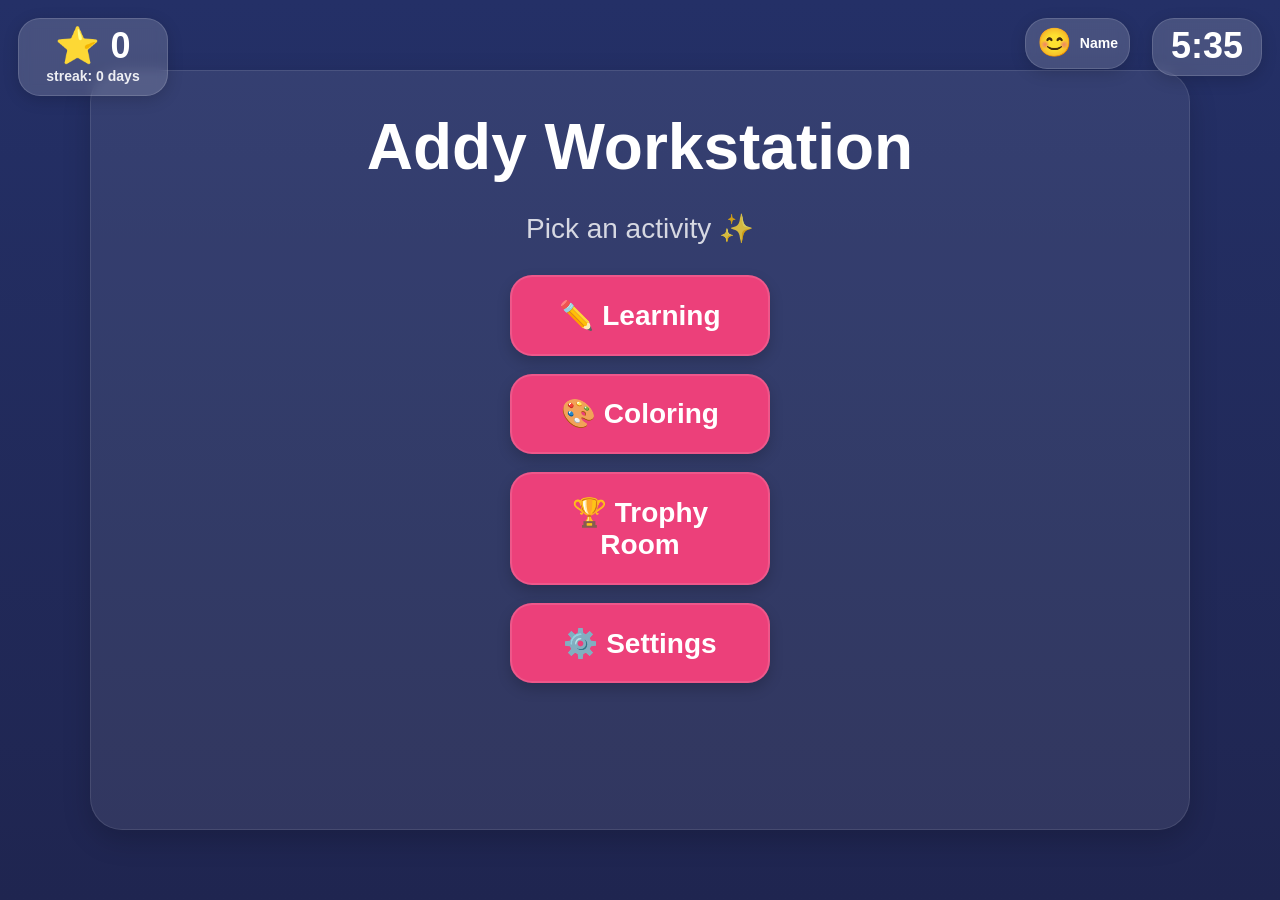
<file: index.html>
<!DOCTYPE html>
<html lang="en">
<head>
  <meta charset="UTF-8" />
  <meta name="viewport" content="width=device-width,initial-scale=1" />
  <title>Workstation</title>

  <link rel="manifest" href="manifest.json">
  <meta name="theme-color" content="#2d1b69">
  <link rel="apple-touch-icon" href="icons/app_1.png">
  <link rel="stylesheet" href="css/theme.css" />

  <link rel="preconnect" href="https://fonts.googleapis.com">
  <link rel="preconnect" href="https://fonts.gstatic.com" crossorigin>
  <link href="https://fonts.googleapis.com/css2?family=Andika:wght@400;700&display=swap" rel="stylesheet">

  <script>
    if ("serviceWorker" in navigator) {
      window.addEventListener("load", () => {
        navigator.serviceWorker.register("service-worker.js")
          .catch(err => console.error("Service worker registration failed:", err));
      });
    }
  </script>
</head>

<body>
  <!-- Reward overlay -->
  <div class="reward-overlay" id="rewardOverlay" aria-hidden="true">
    <div class="reward-card">
      <div class="reward-emoji" id="rewardEmoji">🎉</div>
      <div class="reward-title" id="rewardTitle">Bonus!</div>
      <div class="reward-sub" id="rewardSub">You earned a reward!</div>
      <button class="btn-soft" id="rewardClose">OK</button>
    </div>
  </div>

  <!-- Home -->
  <div class="screen active" id="homeScreen">
    <div class="home-wrap">
      <div class="home-title">Addy Workstation</div>
      <div class="home-sub">Pick an activity ✨</div>
      <button class="btn-patterns" id="goMenu">✏️ Learning</button>
      <button class="btn-patterns" id="btnColoring">🎨 Coloring</button>
      <button class="btn-patterns" id="btnRewards">🏆 Trophy Room</button>
      <button class="btn-patterns" id="openSettings">⚙️ Settings</button>
    </div>
  </div>

  <div class="reward-overlay" id="parentPinOverlay" aria-hidden="true">
  <div class="reward-card">
    <div class="reward-title" style="margin-top:6px;">Parent Menu</div>
    <div class="reward-sub">Enter PIN</div>

    <input
      id="parentPinInput"
      type="password"
      inputmode="numeric"
      pattern="[0-9]*"
      maxlength="4"
      placeholder="****"
      style="width:180px; max-width:80vw; padding:14px; border-radius:16px; border:0; font-size:28px; text-align:center; letter-spacing:0.25em;"
    />

    <div
      class="reward-sub"
      id="parentPinError"
      style="min-height:24px; margin-top:10px; color:#ffd54f;"
    ></div>

    <div class="sub-actions" style="margin-top:10px;">
      <button class="btn-soft" id="parentPinSubmit">Open</button>
      <button class="btn-soft" id="parentPinCancel">Cancel</button>
    </div>
  </div>
</div>


<!-- Trophy Room -->
<div class="screen" id="trophyScreen">
  <div class="top-row">
    <div class="section-title">Trophy Room</div>
    <button class="btn-back" id="trophyBackBtn">Back</button>
  </div>

  <div class="analyticsWrap">
    <div class="analyticsCard">
      <h2 style="margin:0 0 10px; font-size:20px;">🌟 Recommended Next</h2>
      <div id="trophyRecommendation"></div>
    </div>

    <div class="analyticsCard">
      <h2 style="margin:0 0 10px; font-size:20px;">🏅 Milestones</h2>
      <div id="trophyMilestones"></div>
    </div>

    <div class="analyticsCard">
      <h2 style="margin:0 0 10px; font-size:20px;">📈 Progress Snapshot</h2>
      <div id="trophySnapshot"></div>
    </div>
  </div>
</div>


  <!-- Settings -->
  <div class="reward-overlay" id="settingsOverlay" aria-hidden="true">
    <div class="reward-card">
      <div class="reward-title" style="margin-top:6px;">Settings</div>
      <div class="reward-sub">grown-up buttons</div>

      <div class="sub-actions" style="margin-top:10px;">
        <button class="btn-soft" id="settingsChildName">Set Child Name</button>
        <button class="btn-soft" id="settingsChangePin">Change PIN</button>
        <button class="btn-soft" id="settingsAnalytics">Analytics</button>
        <button class="btn-soft" id="settingsReset">Reset Stars</button>
        <button class="btn-soft" id="settingsLenient">Lenient: OFF</button>
      </div>

      <div id="childNameEditor" class="hidden" style="margin-top:12px;">
        <div class="reward-sub" style="margin-bottom:8px;">Name for tracing</div>
        <input
          id="childNameInput"
          type="text"
          placeholder="Enter child name"
          style="width:min(320px, 100%); padding:12px; border-radius:14px; border:0; font-size:18px;"
        />
        <div class="sub-actions" style="margin-top:10px;">
          <button class="btn-soft" id="childNameSave">Save</button>
          <button class="btn-soft" id="childNameCancel">Cancel</button>
        </div>
      </div>

        <div id="changePinEditor" class="hidden" style="margin-top:12px;">
  <div class="reward-sub" style="margin-bottom:8px;">Change Parent PIN</div>

  <input
    id="currentPinInput"
    type="password"
    inputmode="numeric"
    pattern="[0-9]*"
    maxlength="4"
    placeholder="Current PIN"
    style="width:min(220px, 100%); padding:12px; border-radius:14px; border:0; font-size:18px; margin-bottom:8px; text-align:center;"
  />

  <input
    id="newPinInput"
    type="password"
    inputmode="numeric"
    pattern="[0-9]*"
    maxlength="4"
    placeholder="New 4-digit PIN"
    style="width:min(220px, 100%); padding:12px; border-radius:14px; border:0; font-size:18px; margin-bottom:8px; text-align:center;"
  />

  <input
    id="confirmPinInput"
    type="password"
    inputmode="numeric"
    pattern="[0-9]*"
    maxlength="4"
    placeholder="Confirm new PIN"
    style="width:min(220px, 100%); padding:12px; border-radius:14px; border:0; font-size:18px; text-align:center;"
  />

  <div id="changePinError" class="reward-sub" style="min-height:24px; margin-top:10px; color:#ffd54f;"></div>

  <div class="sub-actions" style="margin-top:10px;">
    <button class="btn-soft" id="changePinSave">Save PIN</button>
    <button class="btn-soft" id="changePinCancel">Cancel</button>
  </div>
</div>

      <div class="sub-actions" style="margin-top:10px;">
        <button class="btn-soft" id="settingsClose">Close</button>
      </div>
    </div>
  </div>

   <!-- Menu -->
  <div class="screen" id="menuScreen">
    <div class="top-row">
      <div class="section-title">Learning Menu</div>
      <button class="btn-back" id="menuBackBtn">Back</button>
    </div>

    <div class="menu-grid">
      <button class="btn-letters" id="btnLetters">
        <span class="btn-emoji">🔤</span> Letters
      </button>

      <button class="btn-numbers" id="btnNumbers">
        <span class="btn-emoji">🔢</span> Numbers
      </button>

      <button class="btn-name" id="btnName">
        <span class="btn-emoji">✍️</span> Name
      </button>

      <button class="btn-patterns" id="btnReading">
        <span class="btn-emoji">📖</span> Reading
      </button>

      <button class="btn-shapes" id="btnShapes">
        <span class="btn-emoji">🔶</span> Shapes
      </button>

      <button class="btn-patterns" id="btnPatterns">
        <span class="btn-emoji">🧩</span> Patterns
      </button>

      <button class="btn-challenges" id="btnChallenges">
        <span class="btn-emoji">💪</span> Challenge Cards
      </button>
    </div>
  </div>

  <!-- Letters -->
  <div class="screen" id="lettersScreen">
    <div class="top-row">
      <div class="section-title">Letters</div>
      <button class="btn-back backToMenu">Back</button>
    </div>

    <div class="activity-shell letters-layout">
      <div class="left-card" style="background: rgba(94,53,177,0.16);">
        <div class="big-pair">
          <div class="big-upper" id="lettersUpper">A</div>
          <div class="big-lower" id="lettersLower">a</div>
        </div>
      </div>

      <div class="center-card" style="background: rgba(94,53,177,0.16);">
        <div class="canvas-wrap">
          <canvas id="lettersGuide" width="340" height="340" style="background:#fff; box-shadow:0 2px 12px rgba(0,0,0,0.14);"></canvas>
          <canvas id="lettersDraw" class="draw-layer" width="340" height="340"></canvas>
        </div>
        <div class="sub-actions">
          <button class="btn-soft" id="lettersClear">Clear</button>
          <button class="btn-soft" id="lettersDone">Done ⭐</button>
        </div>
        <div class="feedback" id="lettersFeedback"></div>
      </div>

      <div class="right-card" style="background: rgba(94,53,177,0.16);">
        <div class="emoji-big" id="lettersEmoji">🍎</div>
      </div>
    </div>
  </div>

  <!-- Numbers -->
  <div class="screen" id="numbersScreen">
    <div class="top-row">
      <div class="section-title">Numbers</div>
      <button class="btn-back backToMenu">Back</button>
    </div>

    <div class="activity-shell numbers-layout">
      <div class="left-card" style="background: rgba(251,140,0,0.16);">
        <div class="big-upper active-choice" id="numbersValue">4</div>
      </div>

      <div class="center-card" style="background: rgba(251,140,0,0.16);">
        <div class="canvas-wrap">
          <canvas id="numbersGuide" width="340" height="340" style="background:#fff; box-shadow:0 2px 12px rgba(0,0,0,0.14);"></canvas>
          <canvas id="numbersDraw" class="draw-layer" width="340" height="340"></canvas>
        </div>
        <div class="sub-actions">
          <button class="btn-soft" id="numbersClear">Clear</button>
          <button class="btn-soft" id="numbersDone">Done ⭐</button>
        </div>
        <div class="feedback" id="numbersFeedback"></div>
      </div>

      <div class="right-card" style="background: rgba(251,140,0,0.16);">
        <div class="emoji-grid" id="numbersGrid"></div>
      </div>
    </div>
  </div>

  <!-- Name -->
  <div class="screen" id="nameScreen">
    <div class="top-row">
      <div class="section-title">Name</div>
      <button class="btn-back backToMenu">Back</button>
    </div>

    <div class="activity-shell">
      <div class="left-card" style="background: rgba(96,125,139,0.18);">
        <div class="name-word" id="nameWord"></div>
      </div>

      <div class="center-card" style="background: rgba(96,125,139,0.18);">
        <div class="canvas-wrap">
          <canvas id="nameGuide" width="340" height="340" style="background:#fff; box-shadow:0 2px 12px rgba(0,0,0,0.14);"></canvas>
          <canvas id="nameDraw" class="draw-layer" width="340" height="340"></canvas>
        </div>
        <div class="sub-actions">
          <button class="btn-soft" id="nameClear">Clear</button>
          <button class="btn-soft" id="nameDone">Done ⭐</button>
        </div>
        <div class="feedback" id="nameFeedback"></div>
      </div>

      <div class="right-card" style="background: rgba(96,125,139,0.18);">
        <div class="emoji-big">✍️</div>
      </div>
    </div>
  </div>

  <!-- Shapes -->
  <div class="screen" id="shapesScreen">
    <div class="top-row">
      <div class="section-title">Shapes</div>
      <button class="btn-back backToMenu">Back</button>
    </div>

    <div class="activity-shell">
      <div class="left-card" style="background: rgba(38,166,154,0.16);">
        <div class="shape-label" id="shapeLabel">Circle</div>
      </div>

      <div class="center-card" style="background: rgba(38,166,154,0.16);">
        <div class="canvas-wrap">
          <canvas id="shapesGuide" width="340" height="340" style="background:#fff; box-shadow:0 2px 12px rgba(0,0,0,0.14);"></canvas>
          <canvas id="shapesDraw" class="draw-layer" width="340" height="340"></canvas>
        </div>
        <div class="sub-actions">
          <button class="btn-soft" id="shapesClear">Clear</button>
          <button class="btn-soft" id="shapesDone">Done ⭐</button>
        </div>
        <div class="feedback" id="shapesFeedback"></div>
      </div>

      <div class="right-card" style="background: rgba(38,166,154,0.16);">
        <div class="shape-preview">
          <canvas id="shapesPreview" width="260" height="260"></canvas>
        </div>
      </div>
    </div>
  </div>

  <!-- Patterns -->
  <div class="screen" id="patternsScreen">
    <div class="top-row">
      <div class="section-title">Patterns</div>
      <button class="btn-back backToMenu">Back</button>
    </div>

    <div class="center-card" style="min-height:520px; background: rgba(236,64,122,0.16);">
      <div class="pattern-strip" id="patternStrip"></div>
      <div class="pattern-options" id="patternOptions"></div>
      <div class="feedback" id="patternFeedback"></div>
      <div class="sub-actions">
        <button class="btn-soft" id="newPattern">New Pattern</button>
      </div>
    </div>
  </div>

  <!-- Challenges -->
  <div class="screen" id="challengesScreen">
    <div class="top-row">
      <div class="section-title">Challenge</div>
      <button class="btn-back backToMenu">Back</button>
    </div>

    <div class="center-card" style="min-height:520px; background: rgba(66,165,245,0.16);">
      <div class="challenge-card" id="challengeCard"></div>
      <div class="feedback" id="challengeFeedback"></div>
      <div class="sub-actions">
        <button class="btn-soft" id="newChallenge">New Card</button>
        <button class="btn-soft" id="challengeDone">Check ⭐</button>
      </div>
    </div>
  </div>

  <!-- Reading -->
<div class="screen" id="readingScreen">
  <div class="top-row">
    <div class="section-title">Reading</div>
    <button class="btn-back backToMenu">Back</button>
  </div>

  <div class="center-card" style="min-height:520px; background: rgba(76,175,80,0.16);">
    <div class="challenge-card" id="readingCard"></div>
    <div class="feedback" id="readingFeedback"></div>

    <div class="sub-actions">
      <button class="btn-soft" id="newReading">New</button>
      <button class="btn-soft" id="readingDone">Check ⭐</button>
    </div>
  </div>
</div>

  <script src="js/storage.js"></script>
  <script src="js/router.js"></script>
  <script src="js/ui.js"></script>
  <script src="js/analytics.js"></script>
  <script src="js/rewards.js"></script>
  <script src="js/settings.js"></script>
  <script src="js/workstation.js"></script>
  <script src="js/boot.js"></script>
</body>
</html>
</file>
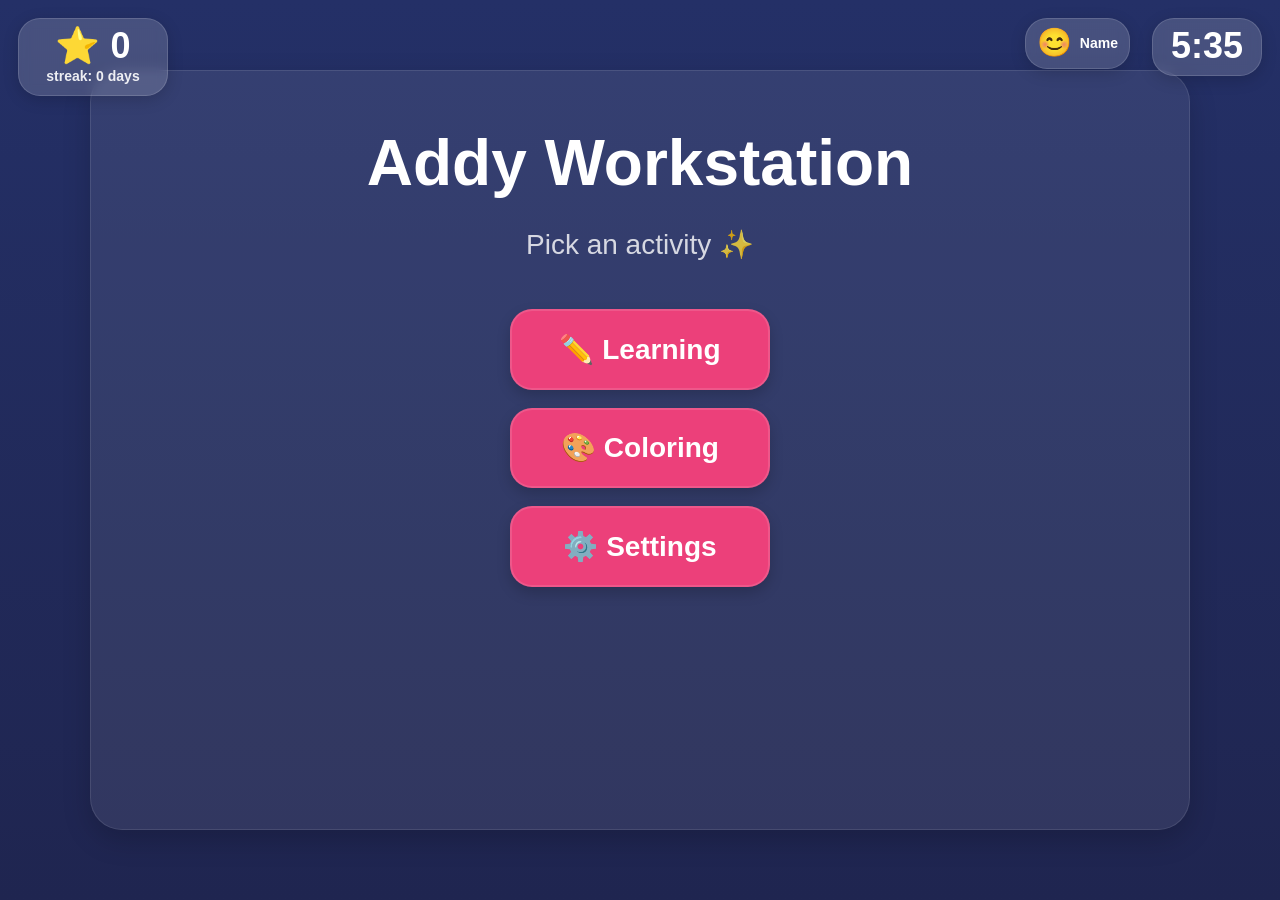
<file: addy-app/index.html>
<!DOCTYPE html>
<html lang="en">
<head>
  <meta charset="UTF-8" />
  <meta name="viewport" content="width=device-width,initial-scale=1" />
  <title>Addy Workstation</title>

  <link rel="manifest" href="manifest.json">
  <meta name="theme-color" content="#2d1b69">
  <link rel="apple-touch-icon" href="icons/app_1.png">

  <link rel="stylesheet" href="css/theme.css" />
</head>

<script>
  if ("serviceWorker" in navigator) {
    window.addEventListener("load", () => {
      navigator.serviceWorker.register("service-worker.js")
        .catch(err => console.error("Service worker registration failed:", err));
    });
  }
</script>

<body>
  <!-- Reward overlay -->
  <div class="reward-overlay" id="rewardOverlay" aria-hidden="true">
    <div class="reward-card">
      <div class="reward-emoji" id="rewardEmoji">🎉</div>
      <div class="reward-title" id="rewardTitle">Bonus!</div>
      <div class="reward-sub" id="rewardSub">You earned a reward!</div>
      <button class="btn-soft" id="rewardClose">OK</button>
    </div>
  </div>

  <!-- Home -->
  <div class="screen active" id="homeScreen">
    <div class="home-wrap">
      <div class="home-title">Addy Workstation</div>
      <div class="home-sub">Pick an activity ✨</div>
      <button class="btn-patterns" id="goMenu">✏️ Learning</button>
      <button class="btn-patterns" id="btnColoring">🎨 Coloring</button>
      <button class="btn-patterns" id="openSettings">⚙️ Settings</button>
    </div>
  </div>

  <!-- Settings -->
  <div class="reward-overlay" id="settingsOverlay" aria-hidden="true">
    <div class="reward-card">
      <div class="reward-title" style="margin-top:6px;">Settings</div>
      <div class="reward-sub">grown-up buttons</div>

      <div class="sub-actions" style="margin-top:10px;">
        <button class="btn-soft" id="settingsAnalytics">Analytics</button>
        <button class="btn-soft" id="settingsReset">Reset Stars</button>
        <button class="btn-soft" id="settingsLenient">Lenient: OFF</button>
      </div>

      <div class="sub-actions" style="margin-top:10px;">
        <button class="btn-soft" id="settingsClose">Close</button>
      </div>
    </div>
  </div>

  <!-- Menu -->
  <div class="screen" id="menuScreen">
    <div class="top-row">
      <div class="section-title">Learning Menu</div>
      <button class="btn-back" id="menuBackBtn">Back</button>
    </div>

    <div class="menu-grid">
      <button class="btn-letters" id="btnLetters">Letters</button>
      <button class="btn-numbers" id="btnNumbers">Numbers</button>
      <button class="btn-name" id="btnName">Name</button>
      <button class="btn-shapes" id="btnShapes">Shapes</button>
      <button class="btn-patterns" id="btnPatterns">Patterns</button>
      <button class="btn-challenges" id="btnChallenges">Challenge Cards</button>
    </div>
  </div>

  <!-- Letters -->
  <div class="screen" id="lettersScreen">
    <div class="top-row">
      <div class="section-title">Letters</div>
      <button class="btn-back backToMenu">Back</button>
    </div>

    <div class="activity-shell">
      <div class="left-card" style="background: rgba(94,53,177,0.16);">
        <div class="big-pair">
          <div class="big-upper" id="lettersUpper">A</div>
          <div class="big-lower" id="lettersLower">a</div>
        </div>
      </div>

      <div class="center-card" style="background: rgba(94,53,177,0.16);">
        <div class="canvas-wrap">
          <canvas id="lettersGuide" width="340" height="340" style="background:#fff; box-shadow:0 2px 12px rgba(0,0,0,0.14);"></canvas>
          <canvas id="lettersDraw" class="draw-layer" width="340" height="340"></canvas>
        </div>
        <div class="sub-actions">
          <button class="btn-soft" id="lettersClear">Clear</button>
          <button class="btn-soft" id="lettersDone">Done ⭐</button>
        </div>
        <div class="feedback" id="lettersFeedback"></div>
      </div>

      <div class="right-card" style="background: rgba(94,53,177,0.16);">
        <div class="emoji-big" id="lettersEmoji">🍎</div>
      </div>
    </div>
  </div>

  <!-- Numbers -->
  <div class="screen" id="numbersScreen">
    <div class="top-row">
      <div class="section-title">Numbers</div>
      <button class="btn-back backToMenu">Back</button>
    </div>

    <div class="activity-shell">
      <div class="left-card" style="background: rgba(251,140,0,0.16);">
        <div class="big-upper active-choice" id="numbersValue">4</div>
      </div>

      <div class="center-card" style="background: rgba(251,140,0,0.16);">
        <div class="canvas-wrap">
          <canvas id="numbersGuide" width="340" height="340" style="background:#fff; box-shadow:0 2px 12px rgba(0,0,0,0.14);"></canvas>
          <canvas id="numbersDraw" class="draw-layer" width="340" height="340"></canvas>
        </div>
        <div class="sub-actions">
          <button class="btn-soft" id="numbersClear">Clear</button>
          <button class="btn-soft" id="numbersDone">Done ⭐</button>
        </div>
        <div class="feedback" id="numbersFeedback"></div>
      </div>

      <div class="right-card" style="background: rgba(251,140,0,0.16);">
        <div class="emoji-grid" id="numbersGrid"></div>
      </div>
    </div>
  </div>

  <!-- Name -->
  <div class="screen" id="nameScreen">
    <div class="top-row">
      <div class="section-title">Name</div>
      <button class="btn-back backToMenu">Back</button>
    </div>

    <div class="activity-shell">
      <div class="left-card" style="background: rgba(96,125,139,0.18);">
        <div class="name-word" id="nameWord"></div>
      </div>

      <div class="center-card" style="background: rgba(96,125,139,0.18);">
        <div class="canvas-wrap">
          <canvas id="nameGuide" width="340" height="340" style="background:#fff; box-shadow:0 2px 12px rgba(0,0,0,0.14);"></canvas>
          <canvas id="nameDraw" class="draw-layer" width="340" height="340"></canvas>
        </div>
        <div class="sub-actions">
          <button class="btn-soft" id="nameClear">Clear</button>
          <button class="btn-soft" id="nameDone">Done ⭐</button>
        </div>
        <div class="feedback" id="nameFeedback"></div>
      </div>

      <div class="right-card" style="background: rgba(96,125,139,0.18);">
        <div class="emoji-big">✍️</div>
      </div>
    </div>
  </div>

  <!-- Shapes -->
  <div class="screen" id="shapesScreen">
    <div class="top-row">
      <div class="section-title">Shapes</div>
      <button class="btn-back backToMenu">Back</button>
    </div>

    <div class="activity-shell">
      <div class="left-card" style="background: rgba(38,166,154,0.16);">
        <div class="shape-label" id="shapeLabel">Circle</div>
      </div>

      <div class="center-card" style="background: rgba(38,166,154,0.16);">
        <div class="canvas-wrap">
          <canvas id="shapesGuide" width="340" height="340" style="background:#fff; box-shadow:0 2px 12px rgba(0,0,0,0.14);"></canvas>
          <canvas id="shapesDraw" class="draw-layer" width="340" height="340"></canvas>
        </div>
        <div class="sub-actions">
          <button class="btn-soft" id="shapesClear">Clear</button>
          <button class="btn-soft" id="shapesDone">Done ⭐</button>
        </div>
        <div class="feedback" id="shapesFeedback"></div>
      </div>

      <div class="right-card" style="background: rgba(38,166,154,0.16);">
        <div class="shape-preview">
          <canvas id="shapesPreview" width="260" height="260"></canvas>
        </div>
      </div>
    </div>
  </div>

  <!-- Patterns -->
  <div class="screen" id="patternsScreen">
    <div class="top-row">
      <div class="section-title">Patterns</div>
      <button class="btn-back backToMenu">Back</button>
    </div>

    <div class="center-card" style="min-height:520px; background: rgba(236,64,122,0.16);">
      <div class="pattern-strip" id="patternStrip"></div>
      <div class="pattern-options" id="patternOptions"></div>
      <div class="feedback" id="patternFeedback"></div>
      <div class="sub-actions">
        <button class="btn-soft" id="newPattern">New Pattern</button>
      </div>
    </div>
  </div>

  <!-- Challenges -->
  <div class="screen" id="challengesScreen">
    <div class="top-row">
      <div class="section-title">Challenge Cards</div>
      <button class="btn-back backToMenu">Back</button>
    </div>

    <div class="center-card" style="min-height:520px; background: rgba(66,165,245,0.16);">
      <div class="challenge-card" id="challengeCard"></div>
      <div class="feedback" id="challengeFeedback"></div>
      <div class="sub-actions">
        <button class="btn-soft" id="newChallenge">New Challenge</button>
        <button class="btn-soft" id="challengeDone">I Did It ⭐</button>
      </div>
    </div>
  </div>

  <script src="js/storage.js"></script>
  <script src="js/router.js"></script>
  <script src="js/ui.js"></script>
  <script src="js/analytics.js"></script>
  <script src="js/rewards.js"></script>
  <script src="js/settings.js"></script>
  <script src="js/workstation.js"></script>
  <script src="js/boot.js"></script>
</body>
</html>
</file>
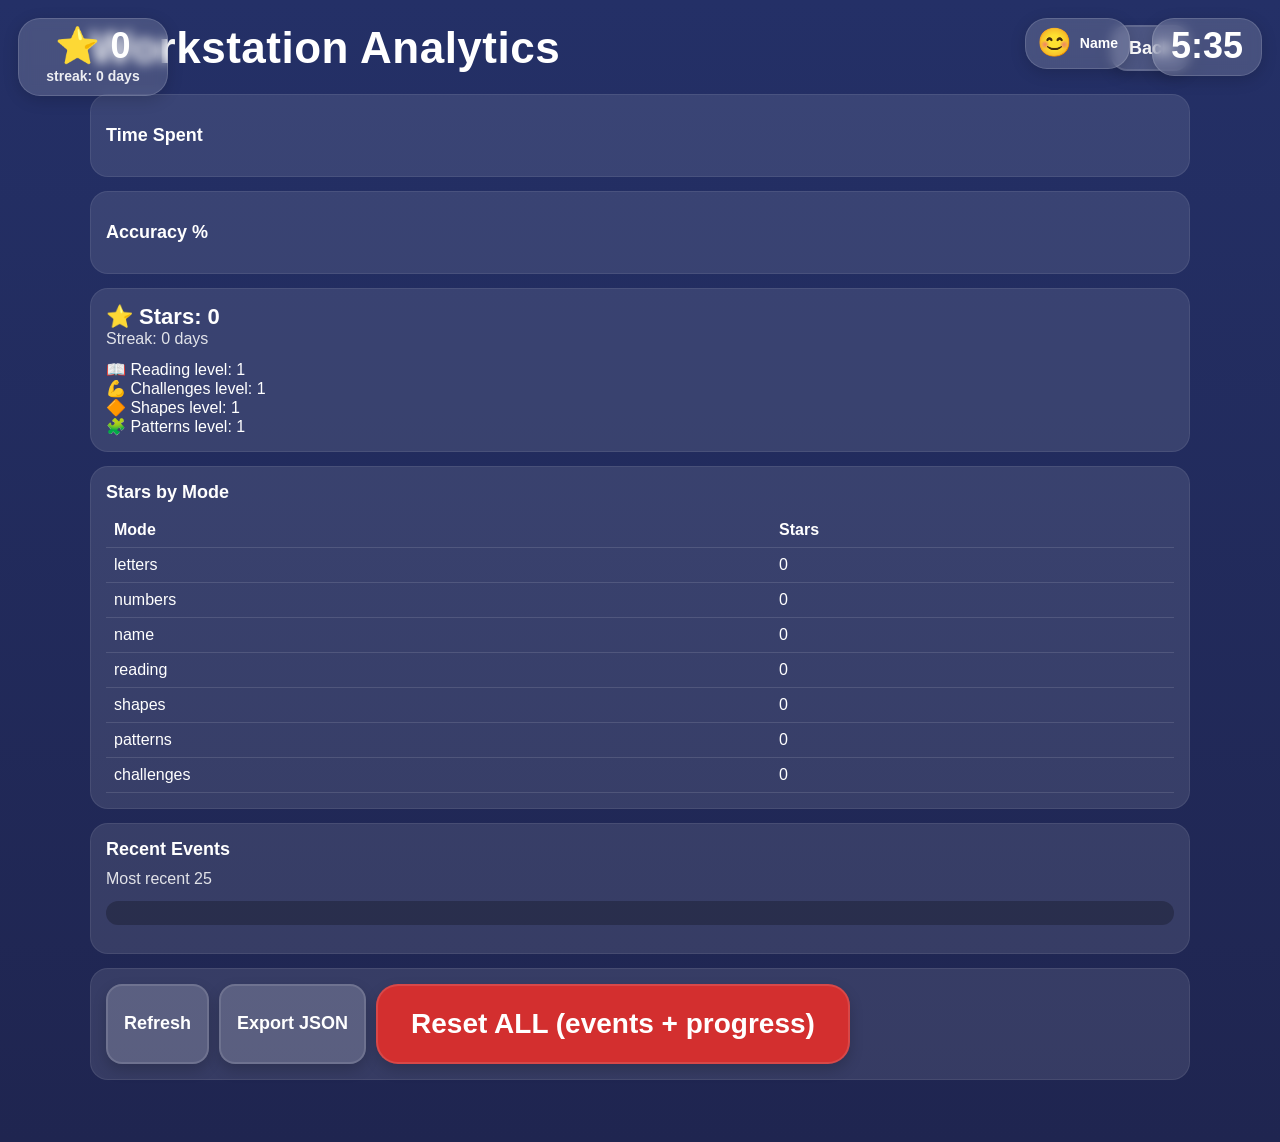
<file: analytics.html>
<!DOCTYPE html>
<html lang="en">
<head>
  <meta charset="UTF-8" />
  <meta name="viewport" content="width=device-width,initial-scale=1" />
  <title>Addy Workstation</title>

  <link rel="manifest" href="manifest.json">
  <meta name="theme-color" content="#2d1b69">
  <link rel="apple-touch-icon" href="icons/app_1.png">

  <link rel="stylesheet" href="css/theme.css" />

<style>
  html,
  body{
    margin:0;
    min-height:100%;
    height:auto;
    overflow-y:auto;
    -webkit-overflow-scrolling:touch;
  }

  body{
    display:block;
    padding:24px;
  }

  .analyticsWrap{
    width:min(1100px, 96vw);
    margin:0 auto;
    padding-bottom:24px;
  }

  .analyticsCard{
    background:rgba(255,255,255,0.10);
    border-radius:18px;
    padding:16px;
    margin-bottom:14px;
    box-shadow: inset 0 0 0 1px rgba(255,255,255,0.08);
  }

  .muted{
    opacity:0.85;
  }

  .row{
    display:flex;
    gap:10px;
    flex-wrap:wrap;
  }

  table{
    width:100%;
    border-collapse:collapse;
  }

  td, th{
    padding:8px;
    border-bottom:1px solid rgba(255,255,255,0.12);
    text-align:left;
  }

  pre{
    white-space:pre-wrap;
    word-break:break-word;
    background:rgba(0,0,0,0.25);
    padding:12px;
    border-radius:12px;
    overflow-x:auto;
  }

  .btn-danger{
    background:#d32f2f;
    color:#fff;
  }
</style>

</head>
<body>
  <div class="analyticsWrap">
    <div class="top-row">
      <div class="section-title">Workstation Analytics</div>
      <button class="btn-back" id="backBtn">Back</button>
    </div>

    <div class="analyticsCard">
      <div id="time"></div>
    </div>

    <div class="analyticsCard">
      <div id="accuracy"></div>
    </div>

    <div class="analyticsCard">
      <div id="summary"></div>
    </div>

    <div class="analyticsCard">
      <h2 style="margin:0 0 10px; font-size:18px;">Stars by Mode</h2>
      <div id="byMode"></div>
    </div>

    <div class="analyticsCard">
      <h2 style="margin:0 0 10px; font-size:18px;">Recent Events</h2>
      <div class="muted" style="margin-bottom:8px;">Most recent 25</div>
      <pre id="events"></pre>
    </div>

    <div class="analyticsCard">
      <div class="row">
        <button class="btn-soft" id="refresh">Refresh</button>
        <button class="btn-soft" id="export">Export JSON</button>
        <button class="btn-danger" id="reset">Reset ALL (events + progress)</button>
      </div>
    </div>
  </div>

  <script src="js/storage.js"></script>
  <script src="js/router.js"></script>
  <script src="js/ui.js"></script>
  <script src="js/analytics.js"></script>
  <script src="js/rewards.js"></script>
  <script src="js/boot.js"></script>

  <script>
  if ("serviceWorker" in navigator) {
    window.addEventListener("load", () => {
      navigator.serviceWorker.register("service-worker.js")
        .catch(err => console.error("Service worker registration failed:", err));
    });
  }
</script>
  <script>
function renderBar(label, value, max) {
  const pct = max > 0 ? (value / max) * 100 : 0;

  return `
    <div style="margin-bottom:8px;">
      <div>${label} — ${value}</div>
      <div style="background:rgba(255,255,255,0.12); border-radius:10px;">
        <div style="
          width:${pct}%;
          height:12px;
          background:#42a5f5;
          border-radius:10px;
        "></div>
      </div>
    </div>
  `;
}

function renderAnalyticsPage() {
  const p = getProgress();
  const events = getEvents();
  const stats = computeAnalytics();
  const skills = getSkills();

  document.getElementById("summary").innerHTML = `
    <div style="font-size:22px; font-weight:900;">⭐ Stars: ${p.stars}</div>
    <div class="muted">Streak: ${p.streakDays} days</div>

    <div style="margin-top:12px;">
      📖 Reading level: ${skills.reading?.level ?? 1}<br>
      💪 Challenges level: ${skills.challenges?.level ?? 1}<br>
      🔶 Shapes level: ${skills.shapes?.level ?? 1}<br>
      🧩 Patterns level: ${skills.patterns?.level ?? 1}
    </div>
  `;

  /***************
   * TIME
   ***************/
  const maxTime = Math.max(...Object.values(stats.timeByMode || {}), 1);

  let timeHTML = `<h2 style="font-size:18px;">Time Spent</h2>`;

  Object.entries(stats.timeByMode).forEach(([mode, ms]) => {
    timeHTML += renderBar(mode, formatTime(ms), maxTime);
  });

  document.getElementById("time").innerHTML = timeHTML;

  /***************
   * ACCURACY
   ***************/
  let accHTML = `<h2 style="font-size:18px;">Accuracy %</h2>`;

  Object.entries(stats.accuracyByMode).forEach(([mode, pct]) => {
    accHTML += renderBar(mode, pct + "%", 100);
  });

  document.getElementById("accuracy").innerHTML = accHTML;

  /***************
   * STARS
   ***************/
  const rows = Object.entries(p.byModeStars || {})
    .map(([k, v]) => `<tr><td>${k}</td><td>${v}</td></tr>`)
    .join("");

  document.getElementById("byMode").innerHTML =
    `<table><tr><th>Mode</th><th>Stars</th></tr>${rows}</table>`;
}

document.getElementById("backBtn").onclick = () => {
  location.href = "index.html";
};

document.getElementById("refresh").onclick = renderAnalyticsPage;

renderAnalyticsPage();
</script>
</body>
</html>
</file>
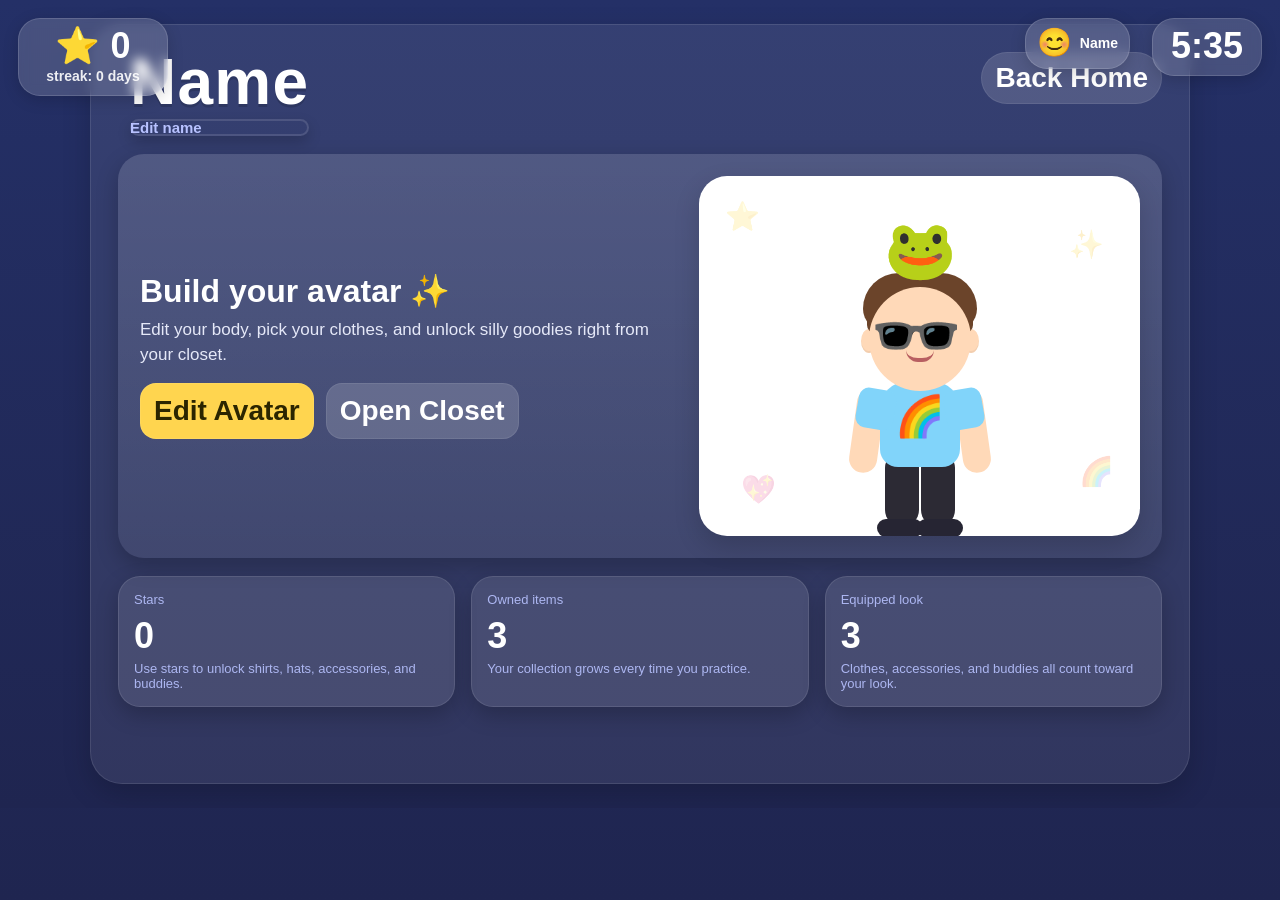
<file: avatar.html>
<!DOCTYPE html>
<html lang="en">
<head>
  <meta charset="UTF-8" />
  <meta name="viewport" content="width=device-width,initial-scale=1" />
  <title>Addy Workstation</title>

  <link rel="manifest" href="manifest.json">
  <meta name="theme-color" content="#2d1b69">
  <link rel="apple-touch-icon" href="icons/app_1.png">

  <link rel="stylesheet" href="css/theme.css" />
  <link rel="stylesheet" href="css/avatar.css" />
</head>

<script>
  if ("serviceWorker" in navigator) {
    window.addEventListener("load", () => {
      navigator.serviceWorker.register("service-worker.js")
        .catch(err => console.error("Service worker registration failed:", err));
    });
  }
</script>

<body>
  <div class="app">
    <div class="top">
      <div class="brand">
        <span></span>
        <div class="brandStack">
          <div class="brandTitle" id="avatarDisplayName">Name</div>
          <button class="nameEditBtn" id="editNameBtn" type="button">Edit name</button>
        </div>
      </div>

      <div class="topRight">
        <button class="pill" id="backHomeBtn" type="button">Back Home</button>
      </div>
    </div>

    <div class="nameEditor hidden" id="nameEditor">
      <input
        type="text"
        id="avatarNameInput"
        class="nameInput"
        maxlength="18"
        placeholder="Enter your name"
        autocomplete="off"
      />
      <button class="btn primary" id="saveNameBtn" type="button">Save</button>
      <button class="btn" id="cancelNameBtn" type="button">Cancel</button>
    </div>

    <section class="view active" id="homeView">
      <div class="hero">
        <div class="heroGrid">
          <div>
            <h1 class="headline">Build your avatar ✨</h1>
            <p class="sub">
              Edit your body, pick your clothes, and unlock silly goodies right from your closet.
            </p>
            <div class="buttonRow">
              <button class="btn primary" data-go="style" type="button">Edit Avatar</button>
              <button class="btn" data-go="closet" type="button">Open Closet</button>
              <!-- <button class="btn" id="earnStarsBtn" type="button">+2 Practice Stars</button> -->
            </div>
          </div>

          <div class="avatarScene">
            <div class="sparkle a">⭐</div>
            <div class="sparkle b">✨</div>
            <div class="sparkle c">💖</div>
            <div class="sparkle d">🌈</div>

            <div class="avatarWrap" id="avatarPreviewHome"></div>
          </div>
        </div>
      </div>

      <div class="panelGrid">
        <div class="card">
          <div class="tiny">Stars</div>
          <div class="bigStat" id="starsBig">0</div>
          <div class="tiny">Use stars to unlock shirts, hats, accessories, and buddies.</div>
        </div>

        <div class="card">
          <div class="tiny">Owned items</div>
          <div class="bigStat" id="ownedBig">0</div>
          <div class="tiny">Your collection grows every time you practice.</div>
        </div>

        <div class="card">
          <div class="tiny">Equipped look</div>
          <div class="bigStat" id="lookBig">0</div>
          <div class="tiny">Clothes, accessories, and buddies all count toward your look.</div>
        </div>
      </div>
    </section>

    <section class="view" id="styleView">
      <div class="sectionTop">
        <div>
          <div class="headline" style="font-size:26px; margin:0;">Edit Avatar</div>
          <div class="tiny">Switch between body and clothes with big easy buttons.</div>
        </div>
        <button class="btn" data-go="home" type="button">Back Home</button>
      </div>

      <div class="tabs modeTabs" id="styleModeTabs"></div>

      <div class="hero styleHero" style="padding:16px;">
        <div class="heroGrid styleGrid">
          <div class="avatarScene">
            <div class="avatarWrap" id="avatarPreviewStyle"></div>
          </div>

          <div class="stylePanels">
            <div class="stylePanel" id="styleBodyPanel">
              <div class="styleControls">
                <div class="card styleCard">
                  <h3 style="margin:0 0 10px;">Hair style</h3>
                  <div class="choiceGrid" id="hairStyleChoices"></div>
                </div>

                <div class="card styleCard">
                  <h3 style="margin:0 0 10px;">Hair color</h3>
                  <div class="swatchGrid" id="hairColorChoices"></div>
                </div>

                <div class="card styleCard">
                  <h3 style="margin:0 0 10px;">Skin color</h3>
                  <div class="swatchGrid" id="skinColorChoices"></div>
                </div>

                <div class="card styleCard">
                  <h3 style="margin:0 0 10px;">Face</h3>
                  <div class="choiceGrid" id="expressionChoices"></div>
                </div>
              </div>
            </div>

            <div class="stylePanel hidden" id="styleClothesPanel">
              <div class="styleControls">
                <div class="card styleCard">
                  <h3 style="margin:0 0 10px;">Top</h3>
                  <div class="choiceGrid" id="outfitTypeChoices"></div>
                </div>

                <div class="card styleCard">
                  <h3 style="margin:0 0 10px;">Shirt Color</h3>
                  <div class="swatchGrid" id="topColorChoices"></div>
                </div>

                <div class="card styleCard">
                  <h3 style="margin:0 0 10px;">Pants Color</h3>
                  <div class="swatchGrid" id="pantsColorChoices"></div>
                </div>

                <div class="card styleCard helperCard">
                  <h3 style="margin:0 0 8px;">Closet items</h3>
                  <div class="tiny" style="margin-bottom:10px;">Shirts, hats, accessories, and buddies live in your closet.</div>
                  <button class="btn primary helperBtn" data-go="closet" type="button">Open Closet</button>
                </div>
              </div>
            </div>
          </div>
        </div>
      </div>
    </section>

    <section class="view" id="closetView">
      <div class="sectionTop">
        <div>
          <div class="headline" style="font-size:26px; margin:0;">Closet</div>
          <div class="tiny">Everything is here. Locked items can be unlocked right in this closet.</div>
        </div>
        <button class="btn" data-go="home" type="button">Back</button>
      </div>

      <div class="hero" style="padding:16px;">
        <div class="heroGrid">
          <div class="avatarScene">
            <div class="avatarWrap" id="avatarPreviewCloset"></div>
          </div>

          <div>
            <div class="card" style="margin-bottom:12px;">
              <h3 style="margin:0 0 6px;">Current look</h3>
              <div class="tiny" id="currentLookText">Shirt, hat, accessory, and buddy.</div>
            </div>

            <div class="tabs" id="closetTabs"></div>
          </div>
        </div>
      </div>

      <div class="closetGrid" id="closetGrid"></div>
    </section>
  </div>

  <script src="js/storage.js"></script>
  <script src="js/router.js"></script>
  <script src="js/ui.js"></script>
  <script src="js/rewards.js"></script>
  <script src="js/analytics.js"></script>
  <script src="js/avatar.js"></script>
  <script src="js/boot.js"></script>
</body>
</html>
</file>
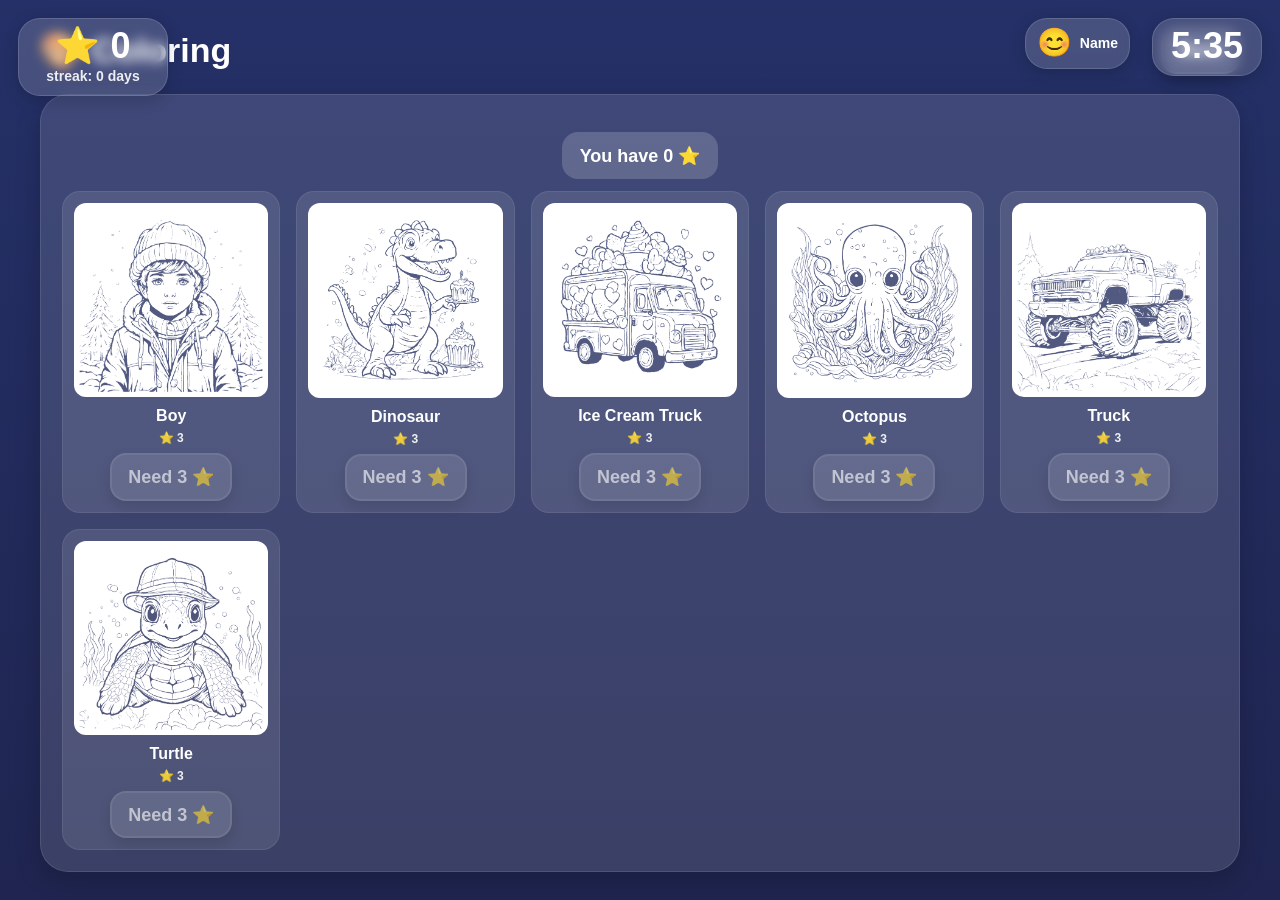
<file: coloring_pages.html>
<!DOCTYPE html>
<html lang="en">
<head>
  <meta charset="UTF-8" />
  <meta name="viewport" content="width=device-width,initial-scale=1" />
  <title>Addy Workstation</title>

  <link rel="manifest" href="manifest.json">
  <meta name="theme-color" content="#2d1b69">
  <link rel="apple-touch-icon" href="icons/app_1.png">

  <link rel="stylesheet" href="css/theme.css" />
  <link rel="stylesheet" href="css/coloring.css" />
</head>

<script>
  if ("serviceWorker" in navigator) {
    window.addEventListener("load", () => {
      navigator.serviceWorker.register("service-worker.js")
        .catch(err => console.error("Service worker registration failed:", err));
    });
  }
</script>

<body>

<div id="libraryView">
  <div class="top">
    <div class="title">🎨 Coloring</div>
    <button class="btn-back" onclick="location.href='index.html'">Back</button>
  </div>

  <div class="libraryCard">
    <div class="row starsRow" style="margin-bottom:12px;">
      <div class="btn-soft" style="cursor:default;">
        You have <span id="shopStars">0</span> ⭐
      </div>
    </div>

    <div class="empty" id="emptyState" style="display:none;">
      No coloring pages yet!<br>
      Unlock your first page below ⭐
    </div>

    <div id="pageGrid" class="grid"></div>
  </div>
</div>

<div id="colorView" class="hidden">
  <div class="top">
    <div class="title" id="pageTitle">Coloring</div>
    <button class="btn-back" id="backToLibrary">Back</button>
  </div>

  <div class="artStage">
    <div class="canvasWrap">
      <canvas id="colorLayer" width="1200" height="1200"></canvas>
      <img id="lineArtImg" alt="Coloring page">
      <canvas id="previewLayer" width="1200" height="1200"></canvas>
    </div>

    <div class="sideTools">
      <div class="toolCard">
        <div class="toolLabel">Brush size</div>
        <div class="sizeButtons" id="sizeButtons">
          <button class="sizeBtn" data-size="12" aria-label="Small brush" type="button">
            <span class="sizeBtnDot" style="width:8px;height:8px;"></span>
          </button>
          <button class="sizeBtn" data-size="18" aria-label="Medium brush" type="button">
            <span class="sizeBtnDot" style="width:14px;height:14px;"></span>
          </button>
          <button class="sizeBtn selected" data-size="25" aria-label="Large brush" type="button">
            <span class="sizeBtnDot" style="width:20px;height:20px;"></span>
          </button>
        </div>
      </div>
    </div>
  </div>

  <div class="palette" id="palette"></div>

  <div class="row">
    <button class="btn-soft" id="eraser" type="button">Eraser</button>
    <button class="btn-soft" id="undo" type="button">Undo</button>
    <button class="btn-soft" id="clear" type="button">Clear</button>
  </div>
</div>

<script src="js/storage.js"></script>
<script src="js/router.js"></script>
<script src="js/ui.js"></script>
<script src="js/analytics.js"></script>
<script src="js/rewards.js"></script>
<script src="js/shop.js"></script>
<script src="js/coloring.js"></script>
<script src="js/boot.js"></script>

</body>
</html>
</file>
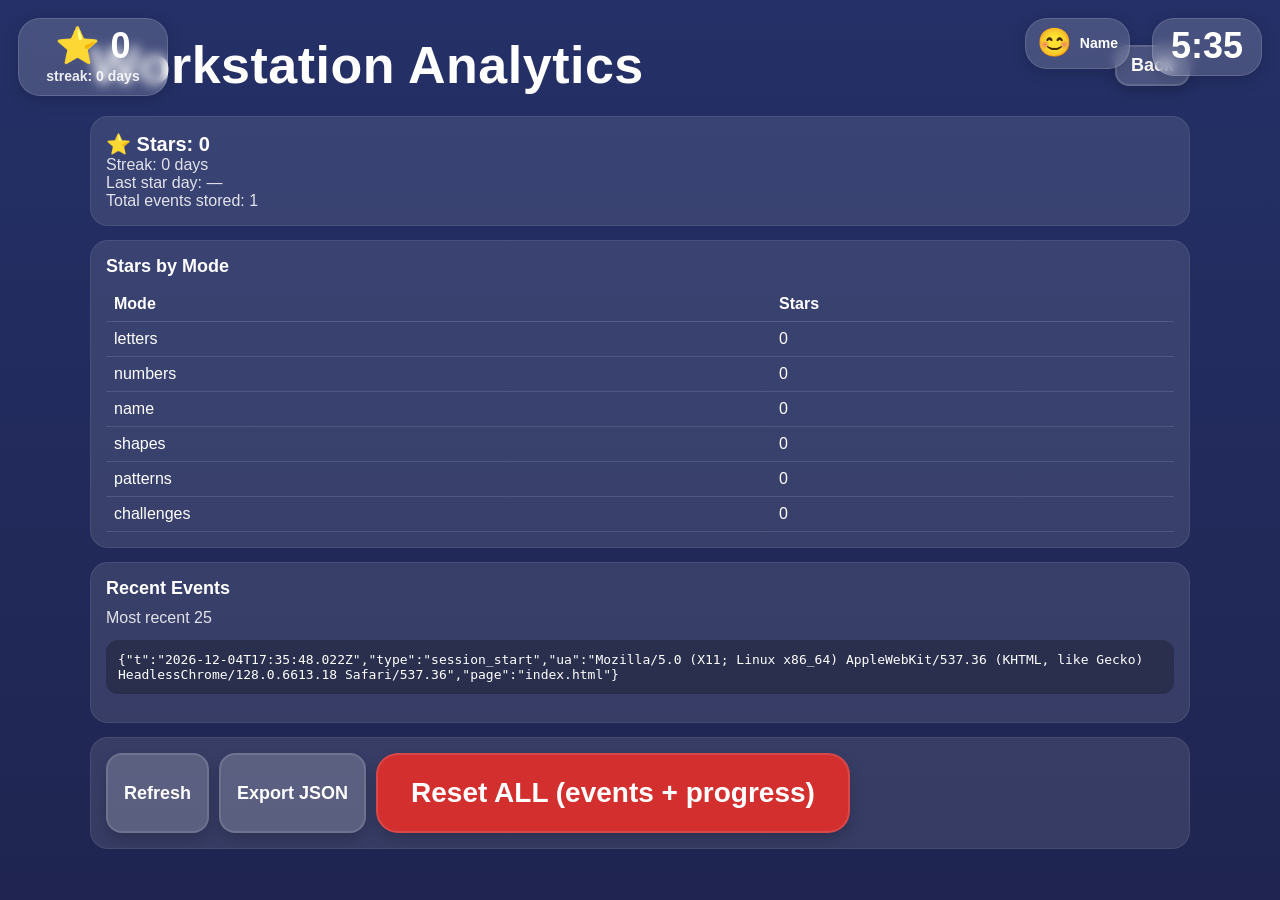
<file: addy-app/analytics.html>
<!DOCTYPE html>
<html lang="en">
<head>
  <meta charset="UTF-8" />
  <meta name="viewport" content="width=device-width,initial-scale=1" />
  <title>Addy Workstation</title>

  <link rel="manifest" href="manifest.json">
  <meta name="theme-color" content="#2d1b69">
  <link rel="apple-touch-icon" href="icons/app_1.png">

  <link rel="stylesheet" href="css/theme.css" />

  <style>
    .analyticsWrap{
      width:min(1100px, 96vw);
      margin:0 auto;
    }

    .analyticsCard{
      background:rgba(255,255,255,0.10);
      border-radius:18px;
      padding:16px;
      margin-bottom:14px;
      box-shadow: inset 0 0 0 1px rgba(255,255,255,0.08);
    }

    .muted{
      opacity:0.85;
    }

    .row{
      display:flex;
      gap:10px;
      flex-wrap:wrap;
    }

    table{
      width:100%;
      border-collapse:collapse;
    }

    td, th{
      padding:8px;
      border-bottom:1px solid rgba(255,255,255,0.12);
      text-align:left;
    }

    pre{
      white-space:pre-wrap;
      word-break:break-word;
      background:rgba(0,0,0,0.25);
      padding:12px;
      border-radius:12px;
    }

    .btn-danger{
      background:#d32f2f;
      color:#fff;
    }
  </style>
</head>
<body>
  <div class="analyticsWrap">
    <div class="top-row">
      <div class="section-title">Workstation Analytics</div>
      <button class="btn-back" id="backBtn">Back</button>
    </div>

    <div class="analyticsCard">
      <div id="summary"></div>
    </div>

    <div class="analyticsCard">
      <h2 style="margin:0 0 10px; font-size:18px;">Stars by Mode</h2>
      <div id="byMode"></div>
    </div>

    <div class="analyticsCard">
      <h2 style="margin:0 0 10px; font-size:18px;">Recent Events</h2>
      <div class="muted" style="margin-bottom:8px;">Most recent 25</div>
      <pre id="events"></pre>
    </div>

    <div class="analyticsCard">
      <div class="row">
        <button class="btn-soft" id="refresh">Refresh</button>
        <button class="btn-soft" id="export">Export JSON</button>
        <button class="btn-danger" id="reset">Reset ALL (events + progress)</button>
      </div>
    </div>
  </div>

  <script src="js/storage.js"></script>
  <script src="js/router.js"></script>
  <script src="js/ui.js"></script>
  <script src="js/analytics.js"></script>
  <script src="js/rewards.js"></script>
  <script src="js/boot.js"></script>

  <script>
  if ("serviceWorker" in navigator) {
    window.addEventListener("load", () => {
      navigator.serviceWorker.register("service-worker.js")
        .catch(err => console.error("Service worker registration failed:", err));
    });
  }
</script>
  <script>
    function renderAnalyticsPage() {
      const p = getProgress();
      const events = getEvents();

      document.getElementById("summary").innerHTML = `
        <div style="font-size:20px; font-weight:900;">⭐ Stars: ${p.stars}</div>
        <div class="muted">Streak: ${p.streakDays} days</div>
        <div class="muted">Last star day: ${p.lastStarDay || "—"}</div>
        <div class="muted">Total events stored: ${events.length}</div>
      `;

      const rows = Object.entries(p.byModeStars || {})
        .map(([k, v]) => `<tr><td>${k}</td><td>${v}</td></tr>`)
        .join("");

      document.getElementById("byMode").innerHTML =
        `<table><tr><th>Mode</th><th>Stars</th></tr>${rows}</table>`;

      const recent = events.slice(-25).reverse();
      document.getElementById("events").textContent =
        recent.map(e => JSON.stringify(e)).join("\\n");
    }

    document.getElementById("backBtn").onclick = () => {
      location.href = "workstation.html";
    };

    document.getElementById("refresh").onclick = renderAnalyticsPage;

    document.getElementById("export").onclick = () => {
      const payload = {
        exportedAt: new Date().toISOString(),
        progress: getProgress(),
        events: getEvents()
      };

      const blob = new Blob([JSON.stringify(payload, null, 2)], {
        type: "application/json"
      });

      const url = URL.createObjectURL(blob);
      const a = document.createElement("a");
      a.href = url;
      a.download = "workstation_analytics_export.json";
      a.click();
      URL.revokeObjectURL(url);
    };

    document.getElementById("reset").onclick = () => {
      if (!confirm("This deletes ALL stored events and progress. Continue?")) return;
      removeJSON(STORAGE_KEYS.events);
      removeJSON(STORAGE_KEYS.progress);
      renderAnalyticsPage();
    };

    renderAnalyticsPage();
  </script>
</body>
</html>
</file>
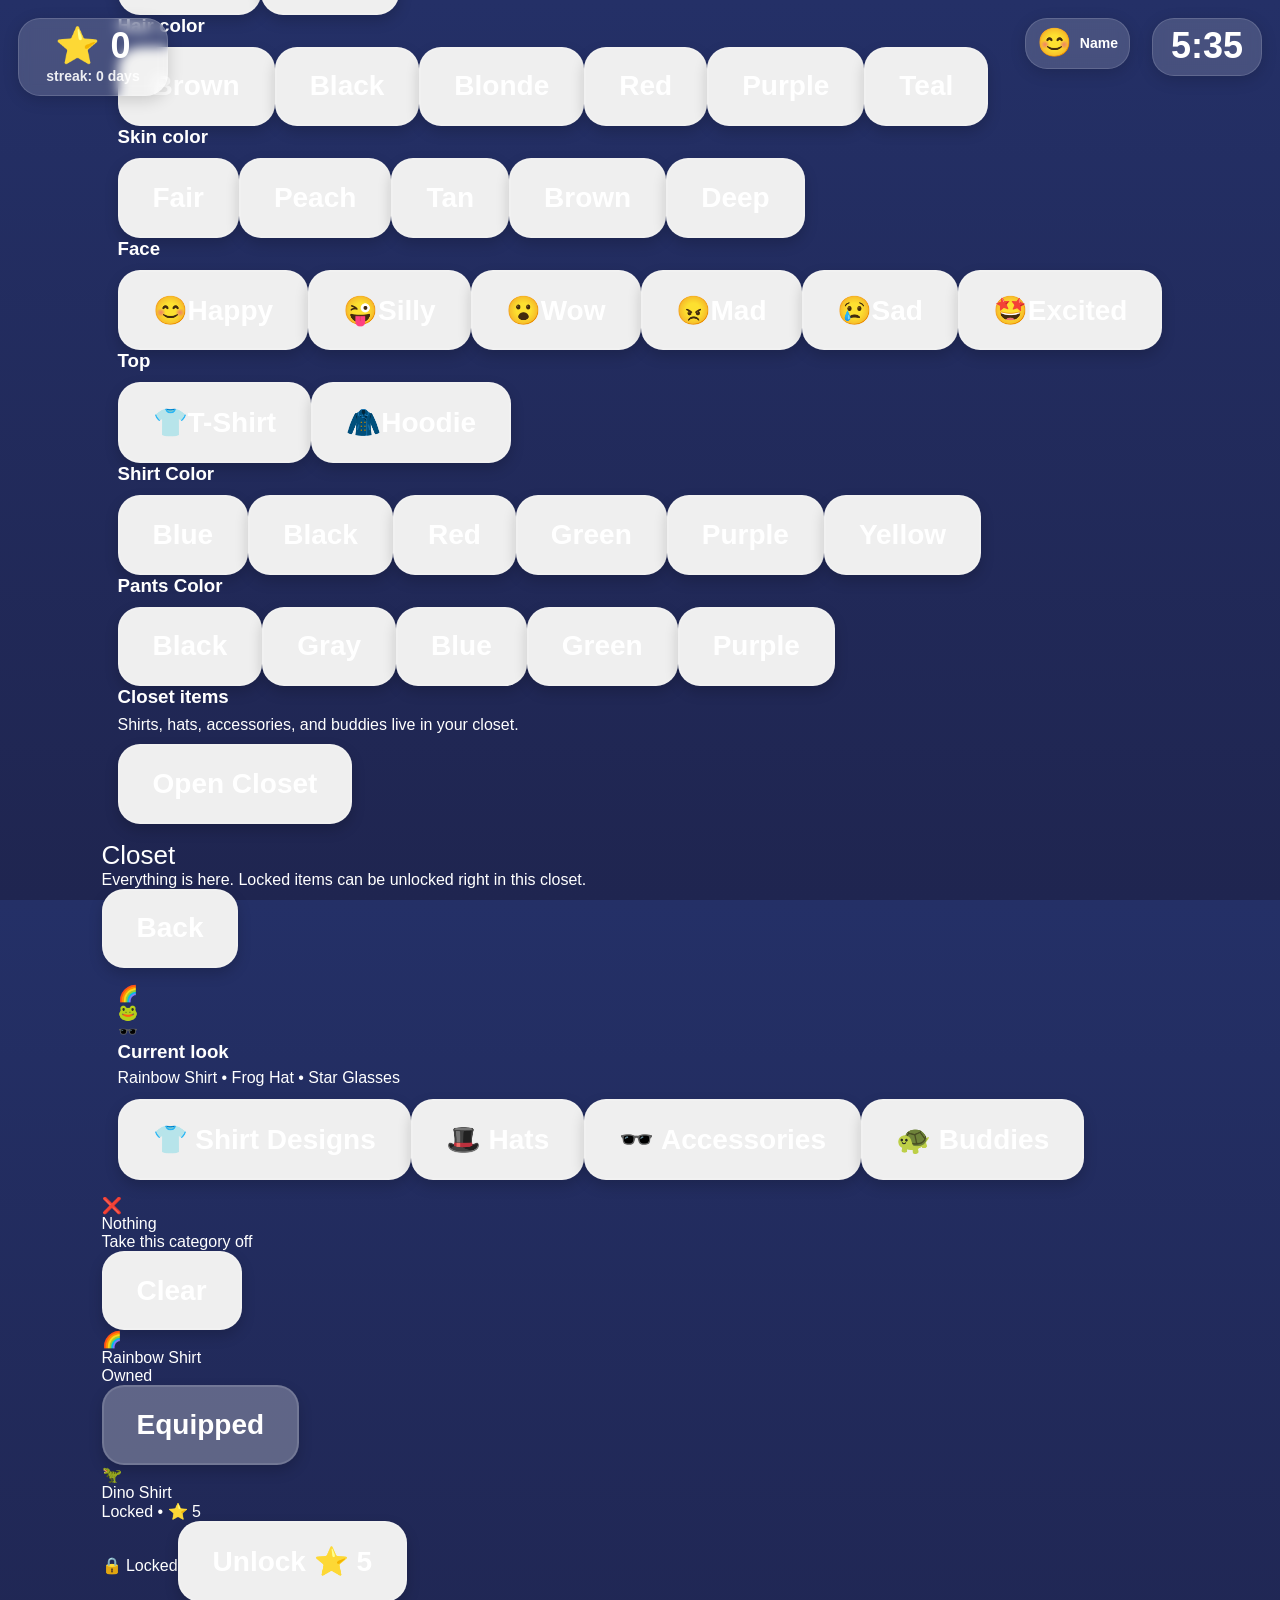
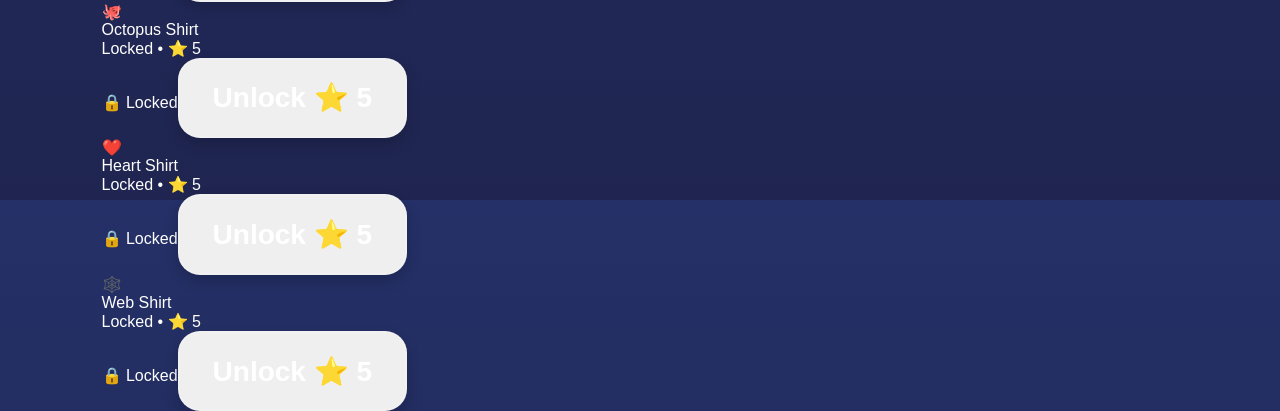
<file: addy-app/avatar.html>
<!DOCTYPE html>
<html lang="en">
<head>
  <meta charset="UTF-8" />
  <meta name="viewport" content="width=device-width,initial-scale=1" />
  <title>Addy Workstation</title>

  <link rel="manifest" href="manifest.json">
  <meta name="theme-color" content="#2d1b69">
  <link rel="apple-touch-icon" href="icons/app_1.png">

  <link rel="stylesheet" href="css/theme.css" />
</head>

<script>
  if ("serviceWorker" in navigator) {
    window.addEventListener("load", () => {
      navigator.serviceWorker.register("service-worker.js")
        .catch(err => console.error("Service worker registration failed:", err));
    });
  }
</script>

<body>
  <div class="app">
    <div class="top">
      <div class="brand">
        <span></span>
        <div class="brandStack">
          <div class="brandTitle" id="avatarDisplayName">Name</div>
          <button class="nameEditBtn" id="editNameBtn" type="button">Edit name</button>
        </div>
      </div>

      <div class="topRight">
        <button class="pill" id="backHomeBtn" type="button">Back Home</button>
      </div>
    </div>

    <div class="nameEditor hidden" id="nameEditor">
      <input
        type="text"
        id="avatarNameInput"
        class="nameInput"
        maxlength="18"
        placeholder="Enter your name"
        autocomplete="off"
      />
      <button class="btn primary" id="saveNameBtn" type="button">Save</button>
      <button class="btn" id="cancelNameBtn" type="button">Cancel</button>
    </div>

    <section class="view active" id="homeView">
      <div class="hero">
        <div class="heroGrid">
          <div>
            <h1 class="headline">Build your avatar ✨</h1>
            <p class="sub">
              Edit your body, pick your clothes, and unlock silly goodies right from your closet.
            </p>
            <div class="buttonRow">
              <button class="btn primary" data-go="style" type="button">Edit Avatar</button>
              <button class="btn" data-go="closet" type="button">Open Closet</button>
              <button class="btn" id="earnStarsBtn" type="button">+2 Practice Stars</button>
            </div>
          </div>

          <div class="avatarScene">
            <div class="sparkle a">⭐</div>
            <div class="sparkle b">✨</div>
            <div class="sparkle c">💖</div>
            <div class="sparkle d">🌈</div>

            <div class="avatarWrap" id="avatarPreviewHome"></div>
          </div>
        </div>
      </div>

      <div class="panelGrid">
        <div class="card">
          <div class="tiny">Stars</div>
          <div class="bigStat" id="starsBig">0</div>
          <div class="tiny">Use stars to unlock shirts, hats, accessories, and buddies.</div>
        </div>

        <div class="card">
          <div class="tiny">Owned items</div>
          <div class="bigStat" id="ownedBig">0</div>
          <div class="tiny">Your collection grows every time you practice.</div>
        </div>

        <div class="card">
          <div class="tiny">Equipped look</div>
          <div class="bigStat" id="lookBig">0</div>
          <div class="tiny">Clothes, accessories, and buddies all count toward your look.</div>
        </div>
      </div>
    </section>

    <section class="view" id="styleView">
      <div class="sectionTop">
        <div>
          <div class="headline" style="font-size:26px; margin:0;">Edit Avatar</div>
          <div class="tiny">Switch between body and clothes with big easy buttons.</div>
        </div>
        <button class="btn" data-go="home" type="button">Back Home</button>
      </div>

      <div class="tabs modeTabs" id="styleModeTabs"></div>

      <div class="hero styleHero" style="padding:16px;">
        <div class="heroGrid styleGrid">
          <div class="avatarScene">
            <div class="avatarWrap" id="avatarPreviewStyle"></div>
          </div>

          <div class="stylePanels">
            <div class="stylePanel" id="styleBodyPanel">
              <div class="styleControls">
                <div class="card styleCard">
                  <h3 style="margin:0 0 10px;">Hair style</h3>
                  <div class="choiceGrid" id="hairStyleChoices"></div>
                </div>

                <div class="card styleCard">
                  <h3 style="margin:0 0 10px;">Hair color</h3>
                  <div class="swatchGrid" id="hairColorChoices"></div>
                </div>

                <div class="card styleCard">
                  <h3 style="margin:0 0 10px;">Skin color</h3>
                  <div class="swatchGrid" id="skinColorChoices"></div>
                </div>

                <div class="card styleCard">
                  <h3 style="margin:0 0 10px;">Face</h3>
                  <div class="choiceGrid" id="expressionChoices"></div>
                </div>
              </div>
            </div>

            <div class="stylePanel hidden" id="styleClothesPanel">
              <div class="styleControls">
                <div class="card styleCard">
                  <h3 style="margin:0 0 10px;">Top</h3>
                  <div class="choiceGrid" id="outfitTypeChoices"></div>
                </div>

                <div class="card styleCard">
                  <h3 style="margin:0 0 10px;">Shirt Color</h3>
                  <div class="swatchGrid" id="topColorChoices"></div>
                </div>

                <div class="card styleCard">
                  <h3 style="margin:0 0 10px;">Pants Color</h3>
                  <div class="swatchGrid" id="pantsColorChoices"></div>
                </div>

                <div class="card styleCard helperCard">
                  <h3 style="margin:0 0 8px;">Closet items</h3>
                  <div class="tiny" style="margin-bottom:10px;">Shirts, hats, accessories, and buddies live in your closet.</div>
                  <button class="btn primary helperBtn" data-go="closet" type="button">Open Closet</button>
                </div>
              </div>
            </div>
          </div>
        </div>
      </div>
    </section>

    <section class="view" id="closetView">
      <div class="sectionTop">
        <div>
          <div class="headline" style="font-size:26px; margin:0;">Closet</div>
          <div class="tiny">Everything is here. Locked items can be unlocked right in this closet.</div>
        </div>
        <button class="btn" data-go="home" type="button">Back</button>
      </div>

      <div class="hero" style="padding:16px;">
        <div class="heroGrid">
          <div class="avatarScene">
            <div class="avatarWrap" id="avatarPreviewCloset"></div>
          </div>

          <div>
            <div class="card" style="margin-bottom:12px;">
              <h3 style="margin:0 0 6px;">Current look</h3>
              <div class="tiny" id="currentLookText">Shirt, hat, accessory, and buddy.</div>
            </div>

            <div class="tabs" id="closetTabs"></div>
          </div>
        </div>
      </div>

      <div class="closetGrid" id="closetGrid"></div>
    </section>
  </div>

  <script src="js/storage.js"></script>
  <script src="js/router.js"></script>
  <script src="js/ui.js"></script>
  <script src="js/rewards.js"></script>
  <script src="js/analytics.js"></script>
  <script src="js/avatar.js"></script>
  <script src="js/boot.js"></script>
</body>
</html>
</file>
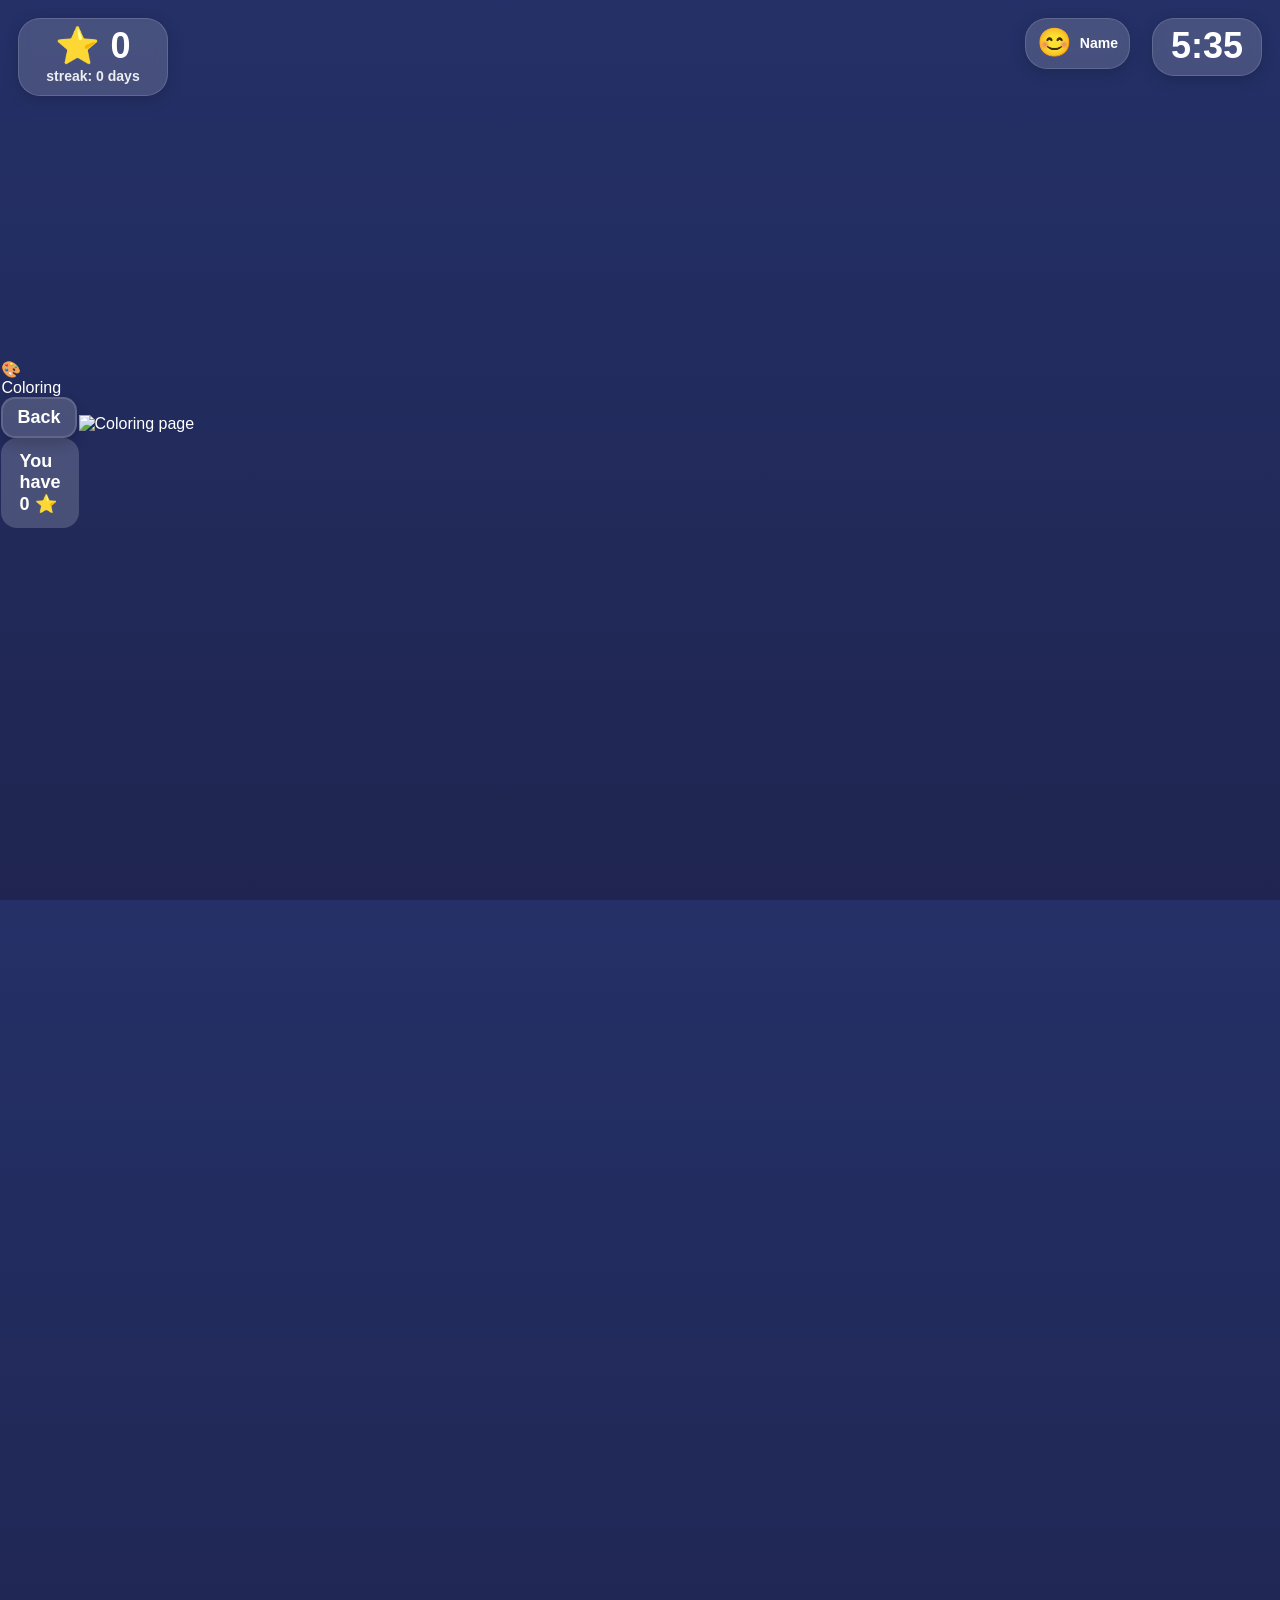
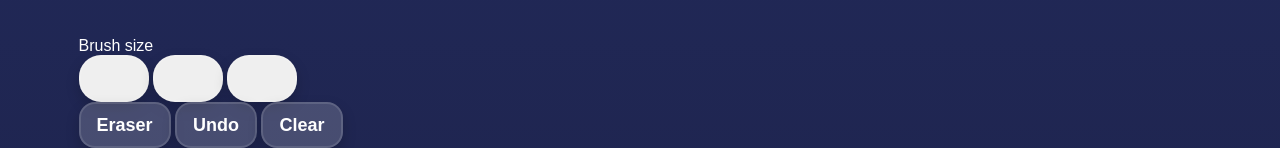
<file: addy-app/coloring_pages.html>
<!DOCTYPE html>
<html lang="en">
<head>
  <meta charset="UTF-8" />
  <meta name="viewport" content="width=device-width,initial-scale=1" />
  <title>Addy Workstation</title>

  <link rel="manifest" href="manifest.json">
  <meta name="theme-color" content="#2d1b69">
  <link rel="apple-touch-icon" href="icons/app_1.png">

  <link rel="stylesheet" href="css/theme.css" />
</head>

<script>
  if ("serviceWorker" in navigator) {
    window.addEventListener("load", () => {
      navigator.serviceWorker.register("service-worker.js")
        .catch(err => console.error("Service worker registration failed:", err));
    });
  }
</script>

<body>

<div id="libraryView">
  <div class="top">
    <div class="title">🎨 Coloring</div>
    <button class="btn-back" onclick="location.href='workstation.html'">Back</button>
  </div>

  <div class="libraryCard">
    <div class="row starsRow" style="margin-bottom:12px;">
      <div class="btn-soft" style="cursor:default;">
        You have <span id="shopStars">0</span> ⭐
      </div>
    </div>

    <div class="empty" id="emptyState" style="display:none;">
      No coloring pages yet!<br>
      Unlock your first page below ⭐
    </div>

    <div id="pageGrid" class="grid"></div>
  </div>
</div>

<div id="colorView" class="hidden">
  <div class="top">
    <div class="title" id="pageTitle">Coloring</div>
    <button class="btn-back" id="backToLibrary">Back</button>
  </div>

  <div class="artStage">
    <div class="canvasWrap">
      <canvas id="colorLayer" width="1200" height="1200"></canvas>
      <img id="lineArtImg" alt="Coloring page">
      <canvas id="previewLayer" width="1200" height="1200"></canvas>
    </div>

    <div class="sideTools">
      <div class="toolCard">
        <div class="toolLabel">Brush size</div>
        <div class="sizeButtons" id="sizeButtons">
          <button class="sizeBtn" data-size="9" aria-label="Small brush" type="button">
            <span class="sizeBtnDot" style="width:8px;height:8px;"></span>
          </button>
          <button class="sizeBtn" data-size="15" aria-label="Medium brush" type="button">
            <span class="sizeBtnDot" style="width:14px;height:14px;"></span>
          </button>
          <button class="sizeBtn selected" data-size="22" aria-label="Large brush" type="button">
            <span class="sizeBtnDot" style="width:20px;height:20px;"></span>
          </button>
        </div>
      </div>
    </div>
  </div>

  <div class="palette" id="palette"></div>

  <div class="row">
    <button class="btn-soft" id="eraser" type="button">Eraser</button>
    <button class="btn-soft" id="undo" type="button">Undo</button>
    <button class="btn-soft" id="clear" type="button">Clear</button>
  </div>
</div>

<script src="js/storage.js"></script>
<script src="js/router.js"></script>
<script src="js/ui.js"></script>
<script src="js/analytics.js"></script>
<script src="js/rewards.js"></script>
<script src="js/coloring.js"></script>
<script src="js/boot.js"></script>

</body>
</html>
</file>
<file: css/theme.css>
:root{
  --bg: #1f2550;
  --bg2: #243067;

  --text: #ffffff;
  --muted: rgba(255,255,255,0.8);

  --shadow: 0 10px 28px rgba(0,0,0,0.18);

  --letters: #5e35b1;
  --numbers: #fb8c00;
  --name: #607d8b;
  --shapes: #26a69a;
  --patterns: #ec407a;
  --challenges: #42a5f5;
}

/* Reset */

*{
  box-sizing:border-box;
}

html,
body{
  margin:0;
  height:100%;
  font-family:Arial, Helvetica, sans-serif;
  background:linear-gradient(180deg,var(--bg2) 0%, var(--bg) 100%);
  color:var(--text);
}

body{
  display:flex;
  align-items:center;
  justify-content:center;
  padding:24px;
  position:relative;
  overflow:hidden;
}

.hidden{
  display:none !important;
}

/* Generic layout helpers */

.header{
  display:flex;
  justify-content:space-between;
  align-items:center;
  padding:12px;
}

.back-button{
  z-index:2;
}

.avatar-button{
  z-index:1;
}

.container{
  display:flex;
  flex-direction:column;
  height:100vh;
}

.content{
  flex:1;
  min-height:0;
  overflow-y:auto;
}

/* Screens */

.screen{
  width:min(1100px,96vw);
  min-height:min(760px,92vh);
  background:rgba(255,255,255,0.08);
  border-radius:32px;
  box-shadow:
    var(--shadow),
    inset 0 0 0 1px rgba(255,255,255,0.10);
  padding:28px;
  padding-top:12px;
  display:none;
}

.screen.active{
  display:block;
}

/* Home */

.home-wrap{
  height:100%;
  display:flex;
  flex-direction:column;
  justify-content:center;
  align-items:center;
  text-align:center;
  gap:18px;
  margin-top:28px;
}

.home-title{
  font-size:clamp(34px,6vw,64px);
  font-weight:900;
  margin-bottom:10px;
}

.home-sub{
  font-size:clamp(18px,2.8vw,28px);
  color:var(--muted);
  margin-bottom:12px;
}

.home-wrap button{
  width:260px;
}

/* Buttons */

button{
  border:none;
  border-radius:22px;
  padding:0.85em 1.25em;
  font-size:clamp(18px,2.8vw,28px);
  font-weight:900;
  color:white;
  cursor:pointer;
  box-shadow:
    0 6px 14px rgba(0,0,0,0.18),
    inset 0 0 0 2px rgba(255,255,255,0.12);
  transition:transform .12s ease;
  user-select:none;
}

button:active{
  transform:scale(.96);
}

button:hover{
  transform:translateY(-2px);
}

.btn-back,
.btn-soft{
  background:rgba(255,255,255,0.18);
  font-size:18px;
  padding:.7em 1em;
  border-radius:16px;
  font-weight:900;
}

.btn-letters{background:var(--letters);}
.btn-numbers{background:var(--numbers);}
.btn-name{background:var(--name);}
.btn-shapes{background:var(--shapes);}
.btn-patterns{background:var(--patterns);}
.btn-challenges{background:var(--challenges);}

.btn-emoji{
  font-size:clamp(28px, 4vw, 40px);
  margin-right:8px;
  display:inline-block;
  transform:translateY(2px);
  vertical-align:middle;
}

/* Top badges */

.badge{
  position:fixed;
  top:18px;
  z-index:50;
  background:rgba(255,255,255,0.16);
  backdrop-filter:blur(6px);
  border-radius:22px;
  padding:10px 16px 12px;
  box-shadow:
    0 4px 16px rgba(0,0,0,0.16),
    inset 0 0 0 1px rgba(255,255,255,0.14);
  text-align:center;
  user-select:none;
}

.clock-badge{
  right:18px;
  min-width:110px;
}

.progress-badge{
  left:18px;
  min-width:150px;
}

.badge-big{
  font-size:clamp(22px,4vw,36px);
  font-weight:900;
  line-height:1;
}

.badge-sub{
  margin-top:4px;
  font-size:clamp(11px,1.8vw,14px);
  opacity:.9;
  font-weight:700;
}

/* Avatar badge */

.avatar-badge{
  right:150px;
  min-width:74px;
  padding:8px 12px 10px;
  display:flex;
  align-items:center;
  justify-content:center;
  gap:8px;
  cursor:pointer;
}

.avatar-mini{
  font-size:28px;
}

.avatar-label{
  font-size:14px;
  font-weight:900;
}

/* Section header */

.top-row{
  display:flex;
  align-items:center;
  justify-content:space-between;
  margin-bottom:22px;
  position:sticky;
  top:0;
  z-index:10;
}

.section-title{
  font-size:44px;
  font-weight:900;
  letter-spacing:.5px;
  line-height:1.1;
}

/* Menu */

.menu-grid{
  display:grid;
  grid-template-columns:repeat(2, 1fr);
  gap:18px;
  max-width:720px;
  margin:24px auto;
}

.menu-grid button{
  display:flex;
  align-items:center;
  justify-content:center;
  gap:8px;
  min-height:90px;
  font-size:clamp(18px, 2.6vw, 26px);
  font-weight:900;
  text-align:center;
  border-radius:18px;
}

/* Cards */

.center-card,
.left-card,
.right-card{
  border-radius:28px;
  padding:18px;
  display:flex;
  align-items:center;
  justify-content:center;
  text-align:center;
  background:rgba(255,255,255,0.12);
}

.center-card{
  min-height:420px;
  flex-direction:column;
}

.left-card,
.right-card{
  min-height:220px;
}

/* Activity shell */

.activity-shell{
  display:grid;
  grid-template-columns:260px 1fr 220px;
  gap:24px;
  align-items:center;
  margin-top:18px;
}

/* Canvas */

.canvas-wrap{
  position:relative;
  width:340px;
  height:340px;
}

.draw-layer{
  position:absolute;
  left:0;
  top:0;
  touch-action:none;
}

canvas{
  border-radius:24px;
}

/* Common activity bits */

.big-pair{
  display:flex;
  flex-direction:column;
  gap:12px;
  align-items:center;
  justify-content:center;
}

.big-upper{
  font-size:130px;
  font-weight:900;
  line-height:1;
  opacity:0.55;
}

.big-lower{
  font-size:92px;
  font-weight:900;
  line-height:1;
  opacity:0.55;
}

.active-choice{
  opacity:1 !important;
  transform:scale(1.05);
}

.emoji-big{
  font-size:98px;
  line-height:1.05;
}

.emoji-grid{
  display:grid;
  grid-template-columns:repeat(3,1fr);
  gap:8px;
  justify-items:center;
  align-items:center;
  font-size:48px;
}

.number-emoji-cell{
  width:1.1em;
  height:1.1em;
  display:flex;
  align-items:center;
  justify-content:center;
}

.name-word{
  font-size:44px;
  font-weight:900;
  white-space:nowrap;
}

.name-char{
  opacity:0.6;
  color:rgba(255,255,255,0.84);
  display:inline-block;
  transition:transform 0.12s ease, color 0.12s ease, opacity 0.12s ease;
}

.name-char.done{
  opacity:1;
  color:#ffd54f;
}

.name-char.current{
  opacity:1;
  color:#ffffff;
  transform:scale(1.07);
}

.shape-label{
  font-size:clamp(28px, 4vw, 42px);
  font-weight:900;
  text-align:center;
  text-transform:capitalize;
  white-space:nowrap;
}

.shape-preview{
  width:260px;
  height:260px;
  background:white;
  border-radius:24px;
  box-shadow:0 2px 12px rgba(0,0,0,0.14);
  position:relative;
  display:flex;
  justify-content:center;
  align-items:center;
}

.shape-preview canvas{
  width:100%;
  height:auto;
  max-width:220px;
}

.sub-actions{
  margin-top:18px;
  display:flex;
  gap:12px;
  justify-content:center;
  flex-wrap:wrap;
}

.feedback{
  margin-top:14px;
  min-height:1.4em;
  font-weight:900;
  color:#ffd8e5;
  text-align:center;
  font-size:22px;
}

/* Reward overlay */

.reward-overlay{
  position:fixed;
  inset:0;
  display:none;
  align-items:center;
  justify-content:center;
  z-index:999;
  background:rgba(8,10,24,0.55);
  backdrop-filter:blur(2px);
  padding:18px;
}

.reward-overlay.active{
  display:flex;
}

.reward-card{
  width:min(560px,94vw);
  border-radius:30px;
  background:rgba(255,255,255,0.14);
  padding:22px 20px 18px;
  text-align:center;
  box-shadow:
    0 18px 40px rgba(0,0,0,0.28),
    inset 0 0 0 1px rgba(255,255,255,0.12);
}

.reward-emoji{
  font-size:96px;
  margin-bottom:8px;
}

.reward-title{
  font-size:34px;
  font-weight:900;
}

.reward-sub{
  font-size:18px;
  opacity:.9;
  margin-bottom:14px;
}

/* Patterns */

.pattern-strip{
  display:flex;
  gap:12px;
  justify-content:center;
  align-items:center;
  flex-wrap:wrap;
  font-size:56px;
}

.pattern-options{
  display:grid;
  grid-template-columns:1fr 1fr;
  gap:16px;
  width:min(520px, 100%);
  margin-top:18px;
}

.pattern-option{
  background:rgba(255,255,255,0.14);
  border-radius:20px;
  padding:20px;
  cursor:pointer;
  box-shadow:inset 0 0 0 1px rgba(255,255,255,0.10);
  user-select:none;
  text-align:center;
  min-width:88px;
  min-height:88px;
  display:flex;
  align-items:center;
  justify-content:center;
  font-size:clamp(28px, 5vw, 44px);
  font-weight:900;
}

/* Challenge / Reading shared */

.challenge-card{
  width:min(680px, 100%);
  min-height:220px;
  background:rgba(255,255,255,0.12);
  border-radius:28px;
  padding:24px;
  box-shadow:inset 0 0 0 1px rgba(255,255,255,0.10);
  display:flex;
  align-items:center;
  justify-content:center;
  text-align:center;
  font-size:clamp(26px, 4vw, 42px);
  font-weight:900;
  line-height:1.25;
}

.challenge-inner{
  width:min(760px, 100%);
  display:flex;
  flex-direction:column;
  align-items:center;
  gap:18px;
}

.challenge-title{
  font-size:clamp(24px, 3.8vw, 38px);
  font-weight:900;
  text-align:center;
}

.challenge-row{
  display:flex;
  gap:24px;
  align-items:center;
  justify-content:center;
  flex-wrap:wrap;
  width:100%;
}

.challenge-emoji{
  font-size:clamp(64px, 12vw, 120px);
  display:flex;
  align-items:center;
  justify-content:center;
  width:140px;
  height:140px;
  background:#fff;
  border-radius:24px;
  box-shadow:0 2px 12px rgba(0,0,0,0.14);
  cursor:pointer;
  user-select:none;
  -webkit-user-select: none;
  -webkit-touch-callout: none;
  touch-action: manipulhtmlation;
}

.challenge-emoji-btn{
  border:none;
  outline:none;
  appearance:none;
  -webkit-appearance:none;
  background:#fff;
  padding:0;
  margin:0;
  cursor:pointer;
  user-select:none;
  -webkit-user-select:none;
  -webkit-touch-callout:none;
  touch-action:manipulation;
}

.challenge-image{
  width:170px;
  height:170px;
  object-fit:contain;
  border-radius:24px;
  background:#fff;
  box-shadow:0 2px 12px rgba(0,0,0,0.14);
  padding:10px;
}

.challenge-canvas-wrap{
  position:relative;
  width:340px;
  height:340px;
}

.challenge-guide{
  background:#fff;
  box-shadow:0 2px 12px rgba(0,0,0,0.14);
}

.challenge-word-label{
  font-size:32px;
  font-weight:900;
  text-transform:none;
}

.challenge-choice-grid{
  display:grid;
  grid-template-columns:1fr 1fr;
  gap:14px;
  width:min(520px, 100%);
}

.challenge-choice{
  background:rgba(255,255,255,0.14);
  border-radius:20px;
  padding:18px;
  cursor:pointer;
  box-shadow:inset 0 0 0 1px rgba(255,255,255,0.10);
  text-align:center;
  font-size:clamp(24px, 4vw, 40px);
  font-weight:900;
  user-select:none;
  min-height:88px;
  display:flex;
  align-items:center;
  justify-content:center;
}

.challenge-choice.selected{
  outline:4px solid rgba(255,255,255,0.55);
  transform:scale(1.02);
}

.challenge-seq{
  display:flex;
  gap:12px;
  align-items:center;
  justify-content:center;
  flex-wrap:wrap;
  font-size:clamp(30px, 5vw, 54px);
  font-weight:900;
}

.challenge-count-row{
  display:flex;
  flex-wrap:wrap;
  justify-content:center;
  gap:10px;
  width:min(440px, 100%);
  background:#fff;
  border-radius:24px;
  padding:18px;
  box-shadow:0 2px 12px rgba(0,0,0,0.14);
}

.count-emoji{
  font-size:clamp(34px, 6vw, 52px);
  line-height:1;
}

/*Trophy Room */
.trophy-grid{
  display:grid;
  grid-template-columns:repeat(auto-fit, minmax(260px, 1fr));
  gap:16px;
}

.trophy-card{
  background:rgba(255,255,255,0.10);
  border-radius:20px;
  padding:16px;
  box-shadow: inset 0 0 0 1px rgba(255,255,255,0.08);
}

.trophy-lock{
  opacity:0.65;
}

.trophy-earned{
  box-shadow:
    0 6px 18px rgba(0,0,0,0.16),
    inset 0 0 0 1px rgba(255,255,255,0.14);
}

/* Avatar/top bar overlap helper */

body.avatar-page,
#avatarScreen{
  padding-top:80px;
}

/* Responsive */

@media (max-width:900px){
  .activity-shell{
    gap:18px;
  }

  .shape-preview{
    width:220px;
    height:220px;
  }
}

@media (max-width:700px){
  .avatar-badge{
    right:18px;
    top:82px;
  }

  .clock-badge{
    top:18px;
    right:18px;
  }
}

@media (orientation: portrait) {
  .letters-layout,
  .numbers-layout {
    display:grid;
    grid-template-columns:1fr 1fr;
    grid-template-areas:
      "left right"
      "center center";
    gap:18px;
    align-items:stretch;
  }

  .letters-layout .left-card,
  .numbers-layout .left-card {
    grid-area:left;
    min-height:160px;
  }

  .letters-layout .right-card,
  .numbers-layout .right-card {
    grid-area:right;
    min-height:160px;
  }

  .letters-layout .center-card,
  .numbers-layout .center-card {
    grid-area:center;
    min-height:0;
  }

  .letters-layout .canvas-wrap,
  .numbers-layout .canvas-wrap {
    width:min(340px, 82vw);
    height:min(340px, 82vw);
    margin:0 auto;
  }

  .letters-layout canvas,
  .numbers-layout canvas {
    width:100%;
    height:100%;
  }

  .letters-layout .big-upper {
    font-size:clamp(72px, 14vw, 120px);
  }

  .letters-layout .big-lower {
    font-size:clamp(54px, 11vw, 86px);
  }

  .numbers-layout .big-upper {
    font-size:clamp(76px, 15vw, 124px);
  }

  .letters-layout .emoji-big {
    font-size:clamp(56px, 13vw, 96px);
  }

  .numbers-layout .emoji-grid {
    font-size:clamp(28px, 7vw, 46px);
    gap:6px;
  }
}
</file>
<file: addy-app/css/theme.css>
:root{
  --bg: #1f2550;
  --bg2: #243067;

  --text: #ffffff;
  --muted: rgba(255,255,255,0.8);

  --shadow: 0 10px 28px rgba(0,0,0,0.18);

  --letters: #5e35b1;
  --numbers: #fb8c00;
  --name: #607d8b;
  --shapes: #26a69a;
  --patterns: #ec407a;
  --challenges: #42a5f5;
}

/* Reset */

*{
  box-sizing:border-box;
}

.header {
  display: flex;
  justify-content: space-between;
  align-items: center;
  padding: 12px;
}

.back-button {
  z-index: 2;
}

.avatar-button {
  z-index: 1;
}

.container {
  display: flex;
  flex-direction: column;
  height: 100vh;
}

.content {
  flex: 1;
  min-height: 0;
  overflow-y: auto;
}

html,body{
  margin:0;
  height:100%;
  font-family:Arial, Helvetica, sans-serif;
  background:linear-gradient(180deg,var(--bg2) 0%, var(--bg) 100%);
  color:var(--text);
}

/* Layout */

body{
  display:flex;
  align-items:center;
  justify-content:center;
  padding:24px;
  position:relative;
  overflow:hidden;
}

/* Screens */

.screen{
  width:min(1100px,96vw);
  min-height:min(760px,92vh);

  background:rgba(255,255,255,0.08);
  border-radius:32px;

  box-shadow:
    var(--shadow),
    inset 0 0 0 1px rgba(255,255,255,0.10);

  padding:28px;
  display:none;
}

.screen.active{
  display:block;
}

/* Home */

.home-wrap{
  height:100%;
  display:flex;
  flex-direction:column;
  justify-content:center;
  align-items:center;
  text-align:center;
}

.home-title{
  font-size:clamp(34px,6vw,64px);
  font-weight:900;
  margin-bottom:10px;
}

.home-sub{
  font-size:clamp(18px,2.8vw,28px);
  color:var(--muted);
  margin-bottom:30px;
}

/* Buttons */

button{
  border:none;
  border-radius:22px;

  padding:0.85em 1.25em;

  font-size:clamp(18px,2.8vw,28px);
  font-weight:900;

  color:white;
  cursor:pointer;

  box-shadow:
    0 6px 14px rgba(0,0,0,0.18),
    inset 0 0 0 2px rgba(255,255,255,0.12);

  transition:transform .12s ease;
  user-select:none;
}

button:active{
  transform:scale(.97);
}

.btn-back{
  background:rgba(255,255,255,0.18);
  font-size:18px;
  padding:.7em 1em;
  border-radius:16px;
}

.btn-soft{
  background:rgba(255,255,255,0.18);
  font-size:18px;
  padding:.7em 1em;
  border-radius:16px;
  font-weight:900;
}

/* Activity colors */

.btn-letters{background:var(--letters);}
.btn-numbers{background:var(--numbers);}
.btn-name{background:var(--name);}
.btn-shapes{background:var(--shapes);}
.btn-patterns{background:var(--patterns);}
.btn-challenges{background:var(--challenges);}

/* Top badges */

.badge{
  position:fixed;
  top:18px;
  z-index:50;

  background:rgba(255,255,255,0.16);
  backdrop-filter:blur(6px);

  border-radius:22px;
  padding:10px 16px 12px;

  box-shadow:
    0 4px 16px rgba(0,0,0,0.16),
    inset 0 0 0 1px rgba(255,255,255,0.14);

  text-align:center;
  user-select:none;
}

.clock-badge{
  right:18px;
  min-width:110px;
}

.progress-badge{
  left:18px;
  min-width:150px;
}

.badge-big{
  font-size:clamp(22px,4vw,36px);
  font-weight:900;
  line-height:1;
}

.badge-sub{
  margin-top:4px;
  font-size:clamp(11px,1.8vw,14px);
  opacity:.9;
  font-weight:700;
}

/* Avatar badge */

.avatar-badge{
  right:150px;
  min-width:74px;

  padding:8px 12px 10px;

  display:flex;
  align-items:center;
  justify-content:center;
  gap:8px;

  cursor:pointer;
}

.avatar-mini{
  font-size:28px;
}

.avatar-label{
  font-size:14px;
  font-weight:900;
}

/* Cards */

.center-card,
.left-card,
.right-card{
  border-radius:28px;
  padding:18px;

  display:flex;
  align-items:center;
  justify-content:center;
  text-align:center;

  background:rgba(255,255,255,0.12);
}

.center-card{
  min-height:420px;
  flex-direction:column;
}

.left-card,
.right-card{
  min-height:220px;
}

/* Activity shell */

.activity-shell{
  display:grid;
  grid-template-columns:260px 1fr 220px;
  gap:24px;
  align-items:center;
  margin-top:18px;
}

/* Canvas */

.canvas-wrap{
  position:relative;
  width:340px;
  height:340px;
}

.draw-layer{
  position:absolute;
  left:0;
  top:0;
  touch-action:none;
}

canvas{
  border-radius:24px;
}

/* Emoji grid */

.emoji-grid{
  display:grid;
  grid-template-columns:repeat(3,1fr);
  gap:8px;

  justify-items:center;
  align-items:center;

  font-size:48px;
}

/* Shape preview */

.shape-preview{
  width:260px;
  height:260px;

  background:white;
  border-radius:24px;

  box-shadow:0 2px 12px rgba(0,0,0,0.14);

  position:relative;
}

/* Reward overlay */

.reward-overlay{
  position:fixed;
  inset:0;

  display:none;
  align-items:center;
  justify-content:center;

  z-index:999;

  background:rgba(8,10,24,0.55);
  backdrop-filter:blur(2px);

  padding:18px;
}

.reward-overlay.active{
  display:flex;
}

.reward-card{
  width:min(560px,94vw);

  border-radius:30px;
  background:rgba(255,255,255,0.14);

  padding:22px 20px 18px;

  text-align:center;

  box-shadow:
    0 18px 40px rgba(0,0,0,0.28),
    inset 0 0 0 1px rgba(255,255,255,0.12);
}

.reward-emoji{
  font-size:96px;
  margin-bottom:8px;
}

.reward-title{
  font-size:34px;
  font-weight:900;
}

.reward-sub{
  font-size:18px;
  opacity:.9;
  margin-bottom:14px;
}

/* Responsive */

@media (max-width:900px){

  .activity-shell{
    grid-template-columns:1fr;
  }

  .shape-preview{
    width:220px;
    height:220px;
  }

}

@media (max-width:700px){

  .avatar-badge{
    right:18px;
    top:82px;
  }

  .clock-badge{
    top:18px;
    right:18px;
  }

}

.big-pair{
  display:flex;
  flex-direction:column;
  gap:12px;
  align-items:center;
  justify-content:center;
}

.big-upper{
  font-size:130px;
  font-weight:900;
  line-height:1;
  opacity:0.55;
}

.big-lower{
  font-size:92px;
  font-weight:900;
  line-height:1;
  opacity:0.55;
}

.active-choice{
  opacity:1 !important;
  transform:scale(1.05);
}

.emoji-big{
  font-size:98px;
  line-height:1.05;
}

.number-emoji-cell{
  width:1.1em;
  height:1.1em;
  display:flex;
  align-items:center;
  justify-content:center;
}

.name-word{
  font-size:44px;
  font-weight:900;
  white-space:nowrap;
}

.name-char{
  opacity:0.6;
  color:rgba(255,255,255,0.84);
  display:inline-block;
  transition:transform 0.12s ease, color 0.12s ease, opacity 0.12s ease;
}

.name-char.done{
  opacity:1;
  color:#ffd54f;
}

.name-char.current{
  opacity:1;
  color:#ffffff;
  transform:scale(1.07);
}

.shape-label{
  font-size:44px;
  font-weight:900;
  text-transform:capitalize;
  white-space:nowrap;
}

.sub-actions{
  margin-top:18px;
  display:flex;
  gap:12px;
  justify-content:center;
  flex-wrap:wrap;
}

.pattern-strip{
  display:flex;
  gap:12px;
  justify-content:center;
  align-items:center;
  flex-wrap:wrap;
  font-size:56px;
}

.pattern-options{
  display:grid;
  grid-template-columns:1fr 1fr;
  gap:16px;
  width:min(520px, 100%);
  margin-top:18px;
}

.pattern-option{
  background:rgba(255,255,255,0.14);
  border-radius:20px;
  padding:20px;
  font-size:56px;
  cursor:pointer;
  box-shadow:inset 0 0 0 1px rgba(255,255,255,0.10);
  user-select:none;
  text-align:center;
  font-weight:900;
}

.feedback{
  margin-top:14px;
  min-height:1.4em;
  font-weight:900;
  color:#ffd8e5;
  text-align:center;
  font-size:22px;
}

.challenge-card{
  width:min(680px, 100%);
  min-height:220px;
  background:rgba(255,255,255,0.12);
  border-radius:28px;
  padding:24px;
  box-shadow:inset 0 0 0 1px rgba(255,255,255,0.10);
  display:flex;
  align-items:center;
  justify-content:center;
  text-align:center;
  font-size:clamp(26px, 4vw, 42px);
  font-weight:900;
  line-height:1.25;
}

.home-wrap{
  display:flex;
  flex-direction:column;
  align-items:center;
  gap:18px;
  margin-top:28px;
}

.home-wrap button{
  width:260px;
}

.menu-grid{
  display:grid;
  grid-template-columns:repeat(3, 1fr);
  gap:18px;
  max-width:720px;
  margin:24px auto;
}

.menu-grid button{
  height:90px;
  font-size:22px;
  font-weight:900;
  border-radius:18px;
}

.menu-grid{
  display:grid;
  grid-template-columns:repeat(2, 1fr);
  gap:18px;
  max-width:720px;
  margin:24px auto;
}

.menu-grid button{
  height:90px;
  font-size:22px;
  font-weight:900;
  border-radius:18px;
}

button:active{
  transform:scale(.96);
}

/* For desktop testing */
button:hover{
  transform:translateY(-2px);
}

.section-title{
  font-size:44px;
  font-weight:900;
  letter-spacing:.5px;
  line-height:1.1;
}

.top-row{
  display:flex;
  align-items:center;
  justify-content:space-between;
  margin-bottom:22px;
}

.btn-back{
  font-size:18px;
  font-weight:800;
  padding:10px 16px;
  border-radius:14px;
}

@media (min-width:700px){

  .section-title{
    font-size:52px;
  }

}
</file>
<file: css/avatar.css>
.app{
  width:min(1100px,96vw);
  min-height:min(760px,92vh);
  margin:0 auto;
  padding:28px;
  background:rgba(255,255,255,0.08);
  border-radius:32px;
  box-shadow:var(--shadow), inset 0 0 0 1px rgba(255,255,255,0.10);
}

.app.hideTopBar .top,
.app.hideTopBar .nameEditor{
  display:none;
}

.app.hideTopBar{
  padding-top:20px;
}

.top{
  display:flex;
  align-items:flex-start;
  justify-content:space-between;
  gap:16px;
  margin-bottom:18px;
  flex-wrap:wrap;
}

.brand{
  display:flex;
  align-items:flex-start;
  gap:12px;
}

.brandStack{
  display:flex;
  flex-direction:column;
  gap:6px;
}

.brandTitle{
  font-weight:900;
  font-size:clamp(38px, 6vw, 64px);
  line-height:0.95;
  letter-spacing:0.02em;
  color:#ffffff;
  text-shadow:0 3px 0 rgba(0,0,0,0.14);
}

.nameEditBtn{
  border:0;
  background:transparent;
  color:#b8c2ff;
  font-size:15px;
  font-weight:900;
  padding:0;
  text-align:left;
  cursor:pointer;
}

.topRight{
  display:flex;
  align-items:center;
  gap:10px;
  flex-wrap:wrap;
  justify-content:flex-end;
}

.pill{
  border:0;
  border-radius:999px;
  background:rgba(255,255,255,0.14);
  color:#fff;
  padding:10px 14px;
  font-weight:900;
  cursor:pointer;
  box-shadow:inset 0 0 0 1px rgba(255,255,255,0.08);
}

.avatarPill{
  display:flex;
  align-items:center;
  gap:10px;
  padding:8px 14px 8px 10px;
}

.coin{
  min-width:106px;
  text-align:center;
}

.nameEditor{
  display:flex;
  gap:10px;
  align-items:center;
  flex-wrap:wrap;
  margin:0 0 18px;
  padding:14px 16px;
  border-radius:18px;
  background:rgba(255,255,255,0.10);
  box-shadow:inset 0 0 0 1px rgba(255,255,255,0.08);
}

.nameInput{
  min-width:220px;
  flex:1 1 220px;
  border:0;
  border-radius:14px;
  padding:12px 14px;
  font-size:18px;
  font-weight:800;
  background:#fff;
  color:#222;
}

.nameInput:focus{
  outline:3px solid rgba(255,213,79,0.55);
}

.view{
  display:none;
}

.view.active{
  display:block;
}

.hero{
  background:linear-gradient(180deg, rgba(255,255,255,0.14), rgba(255,255,255,0.07));
  border-radius:26px;
  padding:22px;
  box-shadow:0 8px 22px rgba(0,0,0,0.22);
  margin-bottom:18px;
}

.heroGrid{
  display:grid;
  grid-template-columns:minmax(320px, 1.1fr) minmax(280px, 0.9fr);
  gap:20px;
  align-items:center;
}

.styleGrid{
  align-items:start;
}

.headline{
  font-size:32px;
  font-weight:900;
  margin:0 0 8px;
}

.sub{
  color:#eef1ff;
  opacity:0.95;
  line-height:1.45;
  margin:0 0 16px;
  font-size:17px;
}

.buttonRow{
  display:flex;
  flex-wrap:wrap;
  gap:12px;
  align-items:center;
}

.btn{
  border:0;
  border-radius:16px;
  padding:12px 14px;
  font-weight:900;
  cursor:pointer;
  background:rgba(255,255,255,0.16);
  color:#fff;
  box-shadow:inset 0 0 0 1px rgba(255,255,255,0.08);
}

.btn.primary{
  background:#ffd54f;
  color:#2b2500;
}

.btn.selected,
.choiceBtn.selected,
.swatchBtn.selected{
  background:rgba(255,255,255,0.30);
  box-shadow:0 6px 16px rgba(0,0,0,0.2), inset 0 0 0 3px rgba(255,255,255,0.22);
}

.panelGrid{
  display:grid;
  grid-template-columns:repeat(3, minmax(0,1fr));
  gap:16px;
  align-items:stretch;
}

.card{
  background:rgba(255,255,255,0.10);
  border-radius:22px;
  padding:16px;
  box-shadow:0 8px 22px rgba(0,0,0,0.22), inset 0 0 0 1px rgba(255,255,255,0.10);
}

.card h3{
  margin:0 0 8px;
  font-size:18px;
}

.tiny{
  font-size:13px;
  opacity:0.9;
  color:#b8c2ff;
}

.bigStat{
  font-size:36px;
  font-weight:900;
  margin:8px 0 4px;
}

.avatarScene{
  background:#fff;
  border-radius:28px;
  min-height:360px;
  display:flex;
  align-items:center;
  justify-content:center;
  position:relative;
  overflow:hidden;
  box-shadow:0 10px 26px rgba(0,0,0,0.16);
}

.sparkle{
  position:absolute;
  font-size:28px;
  opacity:0.2;
  user-select:none;
}

.sparkle.a{ top:24px; left:26px; }
.sparkle.b{ top:52px; right:36px; }
.sparkle.c{ bottom:30px; left:42px; }
.sparkle.d{ bottom:48px; right:26px; }

.avatarWrap{
  position:relative;
  width:230px;
  height:290px;
}

.avatarBase,
.avatarHat,
.avatarBuddy,
.avatarShirt{
  position:absolute;
  left:50%;
  transform:translateX(-50%);
  user-select:none;
  z-index:1;
}

.avatarBase{
  --hair-color:#6b442a;
  --skin-tone:#ffd9b8;
  --pants-color:#4f5d95;
  --eye-color:#2c2a34;
  bottom:18px;
  width:170px;
  height:230px;
}

.avatarBase::before,
.avatarBase::after{
  content:"";
  position:absolute;
  top:76px;
  width:16px;
  height:24px;
  background:var(--skin-tone);
  border-radius:50%;
  z-index:1;
  box-shadow:inset 0 -2px 0 rgba(0,0,0,0.05);
}

.avatarBase::before{ left:26px; }
.avatarBase::after{ right:26px; }

.hair{
  position:absolute;
  top:22px;
  left:50%;
  transform:translateX(-50%);
  width:112px;
  height:54px;
  background:var(--hair-color);
  border-radius:58px 58px 34px 34px;
  z-index:2;
}

.avatarHair-round .hair,
.avatarHair-long .hair{
  overflow:visible;
}

.avatarHair-round .hair{
  width:114px;
  height:58px;
  top:20px;
  border-radius:58px 58px 36px 36px;
}

.avatarHair-round .hair::before,
.avatarHair-round .hair::after{
  content:"";
  position:absolute;
  top:26px;
  width:16px;
  height:34px;
  background:var(--hair-color);
  border-radius:0 0 14px 14px;
}

.avatarHair-round .hair::before{ left:4px; }
.avatarHair-round .hair::after{ right:4px; }

.avatarHair-long .hair{
  width:126px;
  height:68px;
  top:16px;
  border-radius:46px 46px 34px 34px;
}

.avatarHair-long .hair::before,
.avatarHair-long .hair::after{
  content:"";
  position:absolute;
  width:44px;
  height:100px;
  top:18px;
  background:var(--hair-color);
  border-radius:20px 20px 18px 18px;
  z-index:3;
}

.avatarHair-long .hair::before{ left:-4px; }
.avatarHair-long .hair::after{ right:-4px; }

.head{
  position:absolute;
  top:34px;
  left:50%;
  transform:translateX(-50%);
  width:102px;
  height:104px;
  background:var(--skin-tone);
  border-radius:50%;
  z-index:3;
  overflow:visible;
}

.eye{
  position:absolute;
  top:40px;
  width:18px;
  height:18px;
  background:white;
  border-radius:50%;
}

.eye::after{
  content:"";
  position:absolute;
  width:8px;
  height:8px;
  background:var(--eye-color);
  border-radius:50%;
  top:5px;
  left:5px;
  transform:translate(var(--pupil-x, 0px), var(--pupil-y, 0px));
  transition:transform 120ms ease-out;
}

.eye.excited::after{
  content:"";
  position:absolute;
  width:12px;
  height:12px;
  background:var(--eye-color);
  border-radius:50%;
  top:6px;
  left:6px;
  transform:translate(var(--pupil-x, 0px), var(--pupil-y, 0px));
  transition:transform 120ms ease-out;
}

.eye.left{ left:28px; }
.eye.right{ right:28px; }

.eye.wink{
  width:16px;
  height:3px;
  background:var(--eye-color);
  top:49px;
}

.eye.wink::before,
.eye.wink::after{
  display:none;
}

.eye.mad{
  top:40px;
  width:18px;
  height:18px;
  background:white;
  border-radius:50%;
  overflow:hidden;
}

.eye.mad::after{
  content:"";
  position:absolute;
  width:8px;
  height:8px;
  background:var(--eye-color);
  border-radius:50%;
  top:8px;
  left:5px;
}

.eye.mad::before{
  content:"";
  position:absolute;
  width:18px;
  height:9px;
  background:var(--skin-tone);
  top:0;
  left:0;
  border-bottom:2px solid var(--eye-color);
  border-radius:0 0 12px 12px;
}

.eye.excited{
  width:22px;
  height:22px;
  background:white;
  border-radius:50%;
  top:36px;
}

.eye.excited::after{
  content:"";
  position:absolute;
  width:12px;
  height:12px;
  background:var(--eye-color);
  border-radius:50%;
  top:6px;
  left:6px;
}

.eye.excited::before{
  content:"";
  position:absolute;
  width:6px;
  height:6px;
  background:white;
  border-radius:50%;
  top:3px;
  left:4px;
}

.eye.happy{
  height:10px;
  border-bottom:4px solid #000000;
  background:transparent;
  border-radius:0 0 20px 20px;
}

.eye.happy::after,
.eye.happy::before{
  display:none;
}

.eye.wow{
  width:22px;
  height:22px;
}

.eye.wow::after{
  width:10px;
  height:10px;
  top:6px;
  left:6px;
}

.mouth{
  position:absolute;
  left:50%;
  transform:translateX(-50%);
}

.mouth.happy{
  top:63px;
  width:28px;
  height:12px;
  border-bottom:4px solid #b85f61;
  border-radius:0 0 20px 20px;
}

.mouth.silly{
  top:68px;
  width:28px;
  height:12px;
  border:4px solid #b85f61;
  border-top:0;
  border-radius:0 0 18px 18px;
}

.mouth.silly::after{
  content:"";
  position:absolute;
  width:10px;
  height:10px;
  background:#ff6aa2;
  border-radius:0 0 10px 10px;
  right:1px;
  bottom:-10px;
}

.mouth.wow{
  top:68px;
  width:18px;
  height:20px;
  background:#b85f61;
  border-radius:50%;
}

.mouth.mad{
  top:66px;
  width:22px;
  height:4px;
  background:#b85f61;
  border-radius:999px;
}

.mouth.sad{
  top:66px;
  width:24px;
  height:10px;
  border-top:4px solid #b85f61;
  border-radius:18px 18px 0 0;
}

.mouth.excited{
  top:65px;
  width:34px;
  height:18px;
  background:#ffffff;
  border-radius:0 0 34px 34px;
}

html, body{
  margin:0;
  min-height:100%;
  height:auto;
  overflow-y:auto;
  -webkit-overflow-scrolling:touch;
}

.body{
  position:absolute;
  top:108px;
  left:50%;
  transform:translateX(-50%);
  width:80px;
  height:86px;
  background:var(--top-color);
  border-radius:28px 28px 18px 18px;
  z-index:1;
}

.arm{
  position:absolute;
  top:136px;
  width:28px;
  height:84px;
  background:var(--skin-tone);
  border-radius:20px;
  z-index:0;
}

.arm.left{ left:18px; transform:rotate(8deg); }
.arm.right{ right:18px; transform:rotate(-8deg); }

.leg{
  position:absolute;
  top:198px;
  width:34px;
  height:76px;
  background:var(--pants-color);
  border-radius:20px;
}

.leg.left{ left:50px; }
.leg.right{ right:50px; }

.shoe{
  position:absolute;
  top:266px;
  width:46px;
  height:18px;
  background:#262533;
  border-radius:16px;
}

.shoe.left{ left:42px; }
.shoe.right{ right:42px; }

.avatarShirt{
  top:185px;
  width:122px;
  text-align:center;
  z-index:4;
  font-size:40px;
  line-height:1;
}

.avatarHat{
  top:10px;
  width:126px;
  text-align:center;
  z-index:5;
  font-size:58px;
  line-height:1;
}

.avatarAccessory{
  position:absolute;
  line-height:1;
  text-align:center;
  pointer-events:none;
}

.avatarAccessory-face{
  z-index:6;
}

.avatarAccessory-back{
  left:50%;
  transform:translateX(-50%);
  z-index:0;
}

.avatarAccessory-hand{
  left:-8px;
  top:190px;
  transform:scaleX(-1) rotate(-10deg);
  z-index:7;
  font-size:64px;
  line-height:1;
}


.avatarAccessory-acc_glasses{
  top:88px;
  width:60px;
  font-size:74px;
  line-height:1;
  left: 65px;
}

.avatarAccessory-acc_wings{
  top:140px;
  width:160px;
  height:90px;
}

.avatarAccessory-acc_wings .wing{
  position:absolute;
  top:0;
  font-size:64px;
}

.avatarAccessory-acc_wings .wing.left{
  left:-50px;
  transform:scaleX(-1) rotate(10deg);
}

.avatarAccessory-acc_wings .wing.right{
  right:-50px;
  transform:rotate(10deg);
}

.avatarOutfit{
  position:absolute;
  inset:0;
  z-index:2;
  pointer-events:none;
}

.outfitTorso,
.outfitSleeve,
.hoodiePocket{
  position:absolute;
  box-sizing:border-box;
}

.outfitTorso{
  top:128px;
  left:50%;
  transform:translateX(-50%);
  width:80px;
  height:86px;
  background:var(--top-color);
  border-radius:28px 28px 18px 18px;
}

.avatarOutfit-tshirt .outfitSleeve{
  top:136px;
  width:38px;
  height:40px;
  background:var(--top-color);
  border-radius:10px;
}

.avatarOutfit-tshirt .outfitSleeve.left{ left:22px; transform:rotate(10deg); }
.avatarOutfit-tshirt .outfitSleeve.right{ right:22px; transform:rotate(-10deg); }

.avatarOutfit-hoodie .outfitTorso{
  top:126px;
  width:100px;
  height:90px;
  background:var(--top-color);
  border-radius:28px 28px 18px 18px;
}

.avatarOutfit-hoodie .outfitSleeve{
  top:136px;
  width:38px;
  height:76px;
  background:var(--top-color);
  border-radius:18px;
}

.avatarOutfit-hoodie .outfitSleeve.left{ left:18px; transform:rotate(8deg); }
.avatarOutfit-hoodie .outfitSleeve.right{ right:18px; transform:rotate(-8deg); }

.avatarOutfit-hoodie .hoodiePocket{
  position:absolute;
  box-sizing:border-box;

  top:180px;
  left:50%;
  transform:translateX(-50%);
  width:52px;
  height:24px;

  border:3px solid var(--pocket-color);
  border-top:0;

  clip-path:polygon(12% 0%, 88% 0%, 100% 100%, 0% 100%);
  border-radius:0 0 10px 10px;
}

.avatarBuddy{
  left:auto;
  right:-48px;
  bottom:-32px;
  transform:none;
  z-index:7;
  font-size:74px;
  line-height:1;
}

.sectionTop{
  display:flex;
  align-items:center;
  justify-content:space-between;
  gap:12px;
  margin-bottom:14px;
  flex-wrap:wrap;
}

.tabs{
  display:flex;
  flex-wrap:wrap;
  gap:10px;
  margin-bottom:16px;
}

.modeTabs{
  margin-bottom:14px;
}

.stylePanels{
  display:grid;
  gap:12px;
}

.stylePanel.hidden{
  display:none;
}

.styleControls{
  display:grid;
  gap:12px;
}

.styleCard{
  padding:14px;
}

.helperCard{
  display:flex;
  flex-direction:column;
  gap:8px;
}

.helperBtn{
  align-self:flex-start;
}

.choiceGrid,
.swatchGrid{
  display:grid;
  grid-template-columns:repeat(auto-fit, minmax(110px, 1fr));
  gap:10px;
}

.choiceBtn,
.swatchBtn{
  border:0;
  border-radius:16px;
  padding:12px 10px;
  font-weight:900;
  cursor:pointer;
  background:rgba(255,255,255,0.14);
  color:#fff;
  box-shadow:inset 0 0 0 1px rgba(255,255,255,0.08);
  min-height:62px;
}

.choiceBtn{
  display:flex;
  align-items:center;
  justify-content:center;
  gap:8px;
  text-align:center;
}

.choiceEmoji{
  font-size:22px;
}

.swatchBtn{
  display:flex;
  align-items:center;
  gap:10px;
  justify-content:flex-start;
}

.swatchColor{
  width:24px;
  height:24px;
  border-radius:50%;
  box-shadow:inset 0 0 0 2px rgba(255,255,255,0.45);
  flex:0 0 24px;
}

.swatchLabel{
  font-size:14px;
}

.closetGrid{
  display:grid;
  grid-template-columns:repeat(auto-fill, minmax(190px, 1fr));
  gap:14px;
  align-items:stretch;
}

.itemCard{
  background:rgba(255,255,255,0.10);
  border-radius:20px;
  padding:14px;
  text-align:center;
  box-shadow:0 8px 22px rgba(0,0,0,0.22), inset 0 0 0 1px rgba(255,255,255,0.10);
  display:flex;
  flex-direction:column;
  justify-content:flex-start;
}

.itemCard.locked{
  opacity:0.95;
}

.itemPreview{
  height:110px;
  border-radius:18px;
  background:rgba(255,255,255,0.12);
  display:flex;
  align-items:center;
  justify-content:center;
  font-size:54px;
  margin-bottom:10px;
}

.itemTitle{
  font-weight:900;
  margin-bottom:4px;
}

.itemMeta{
  font-size:13px;
  color:#b8c2ff;
  min-height:18px;
  margin-bottom:10px;
}

.itemActions{
  display:flex;
  gap:8px;
  justify-content:center;
  flex-wrap:wrap;
  margin-top:auto;
  align-items:center;
}

.lockTag{
  display:inline-flex;
  align-items:center;
  justify-content:center;
  font-size:12px;
  font-weight:900;
  padding:8px 10px;
  border-radius:999px;
  background:rgba(255,255,255,0.12);
  color:#fff;
}

.miniBtn{
  border:0;
  border-radius:14px;
  padding:10px 12px;
  font-weight:900;
  cursor:pointer;
  background:rgba(255,255,255,0.16);
  color:#fff;
}

.miniBtn.primary{
  background:#ffd54f;
  color:#2b2500;
}

.miniBtn:disabled{
  opacity:0.45;
  cursor:not-allowed;
}

.emptyState{
  background:rgba(255,255,255,0.10);
  border-radius:20px;
  padding:18px;
  text-align:center;
  color:#eef1ff;
  box-shadow:0 8px 22px rgba(0,0,0,0.22), inset 0 0 0 1px rgba(255,255,255,0.10);
}

.hidden{
  display:none !important;
}

@media (max-width: 900px){
  .top{ align-items:flex-start; }
  .topRight{ width:100%; justify-content:flex-start; }
  .heroGrid,
  .panelGrid{ grid-template-columns:1fr; }
  .avatarScene{ min-height:320px; }
  .brandTitle{ font-size:clamp(32px, 9vw, 48px); }
  .choiceGrid,
  .swatchGrid{ grid-template-columns:repeat(2, minmax(0, 1fr)); }
}
</file>
<file: css/coloring.css>
.top{
  display:flex;
  justify-content:space-between;
  align-items:center;
  gap:16px;
  margin-bottom:20px;
}

.title{
  font-size:34px;
  font-weight:900;
  line-height:1.1;
}

.grid{
  display:grid;
  grid-template-columns:repeat(auto-fill,minmax(180px,1fr));
  gap:16px;
}

.card{
  background:rgba(255,255,255,0.10);
  border-radius:18px;
  padding:12px;
  text-align:center;
  font-weight:900;
  cursor:pointer;
  box-shadow:inset 0 0 0 1px rgba(255,255,255,0.08);
  transition:transform 0.12s ease;
}

.card:active{
  transform:scale(0.98);
}

.card img{
  width:100%;
  aspect-ratio:1/1;
  object-fit:cover;
  border-radius:12px;
  margin-bottom:10px;
  display:block;
}

.card-badge{
  font-size:12px;
  margin-top:6px;
  opacity:0.9;
  font-weight:900;
}

.libraryCard{
  background: rgba(255,255,255,0.12);
  border-radius: 28px;
  padding: 22px;
  box-shadow:
    0 10px 26px rgba(0,0,0,0.18),
    inset 0 0 0 1px rgba(255,255,255,0.10);
}

#libraryView{
  max-width: 1200px;
  margin: 0 auto;
}

.empty{
  background:rgba(255,255,255,0.10);
  border-radius:18px;
  padding:16px;
  margin-bottom:16px;
  font-weight:900;
  line-height:1.4;
}

.artStage{
  display:grid;
  grid-template-columns:minmax(0, 1fr) 120px;
  gap:18px;
  align-items:start;
  margin-top:18px;
}

.canvasWrap{
  position:relative;
  width:min(1000px, 92vw);
  aspect-ratio:1 / 1;
}

.canvasWrap canvas,
.canvasWrap img{
  position:absolute;
  inset:0;
  width:100%;
  height:100%;
}

#lineArtImg{
  z-index:1;
  pointer-events:none;
}

#colorLayer{
  z-index:2;
  touch-action:none;
  background:transparent;
}

#previewLayer{
  z-index:3;
  pointer-events:none;
}

.artStage{
  display:flex;
  justify-content:center;
  gap:26px;
  margin-top:16px;
}

#colorLayer{
  z-index:2;
  touch-action:none;
  background:transparent;
}

.sideTools{
  width:120px;
  display:flex;
  flex-direction:column;
  gap:12px;
}

.toolCard{
  background:rgba(255,255,255,0.10);
  border-radius:18px;
  padding:12px;
  box-shadow:inset 0 0 0 1px rgba(255,255,255,0.08);
}

.toolLabel{
  font-size:13px;
  font-weight:900;
  opacity:0.95;
  margin-bottom:10px;
  text-align:center;
}

.sizeButtons{
  display:flex;
  flex-direction:column;
  gap:10px;
  align-items:center;
}

.sizeBtn{
  width:42px;
  height:42px;
  border-radius:12px;
  border:none;
  background:rgba(255,255,255,0.14);
  display:flex;
  align-items:center;
  justify-content:center;
  cursor:pointer;
}

.sizeBtn.selected{
  background:rgba(255,255,255,0.30);
}

.sizeBtnDot{
  display:block;
  background:#ffffff !important;
  border-radius:50%;
  flex:0 0 auto;
}

.palette{
  display:flex;
  flex-wrap:wrap;
  gap:12px;
  justify-content:center;
  margin-top:16px;
}

.swatch{
  width:64px;
  height:52px;
  border-radius:14px;
  cursor:pointer;
  border:0;
  box-shadow:0 4px 10px rgba(0,0,0,0.15);
}

.swatch.selected{
  outline:4px solid rgba(255,255,255,0.85);
  outline-offset:3px;
}

.row{
  display:flex;
  gap:12px;
  justify-content:center;
  margin-top:16px;
  flex-wrap:wrap;
}

.btn.selected{
  background:rgba(255,255,255,0.32);
  box-shadow:
    0 6px 14px rgba(0,0,0,0.22),
    inset 0 0 0 3px rgba(255,255,255,0.32);
}

.hidden{
  display:none !important;
}

@media (max-width: 980px){
  .artStage{
    grid-template-columns:1fr;
  }

  .sideTools{
    width:100%;
    align-items:center;
  }

  .toolCard{
    width:min(420px, 100%);
  }

  .sizeButtons{
    flex-direction:row;
    justify-content:center;
  }
}

@media (max-width: 700px){
  .title{
    font-size:28px;
  }

  .grid{
    grid-template-columns:repeat(2, minmax(0,1fr));
  }
}
</file>
